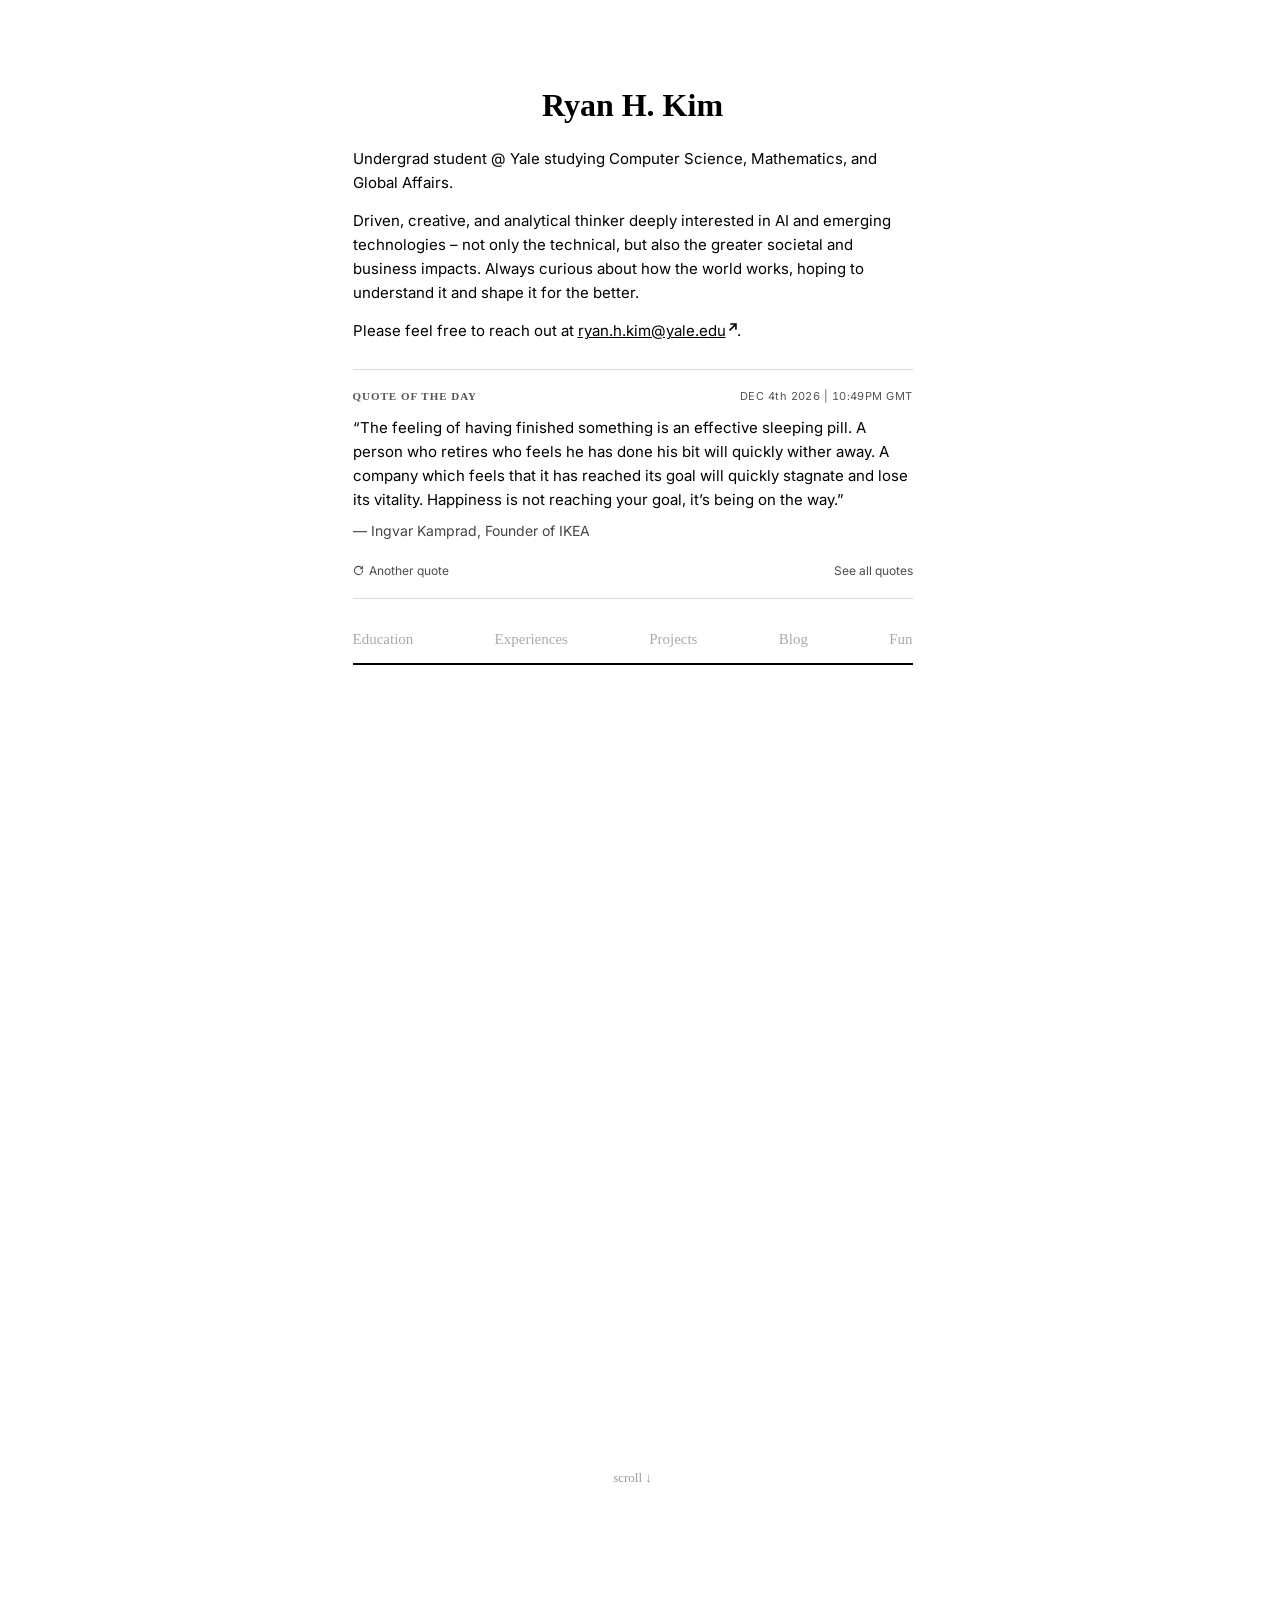
<file: index.html>
<!DOCTYPE html>
<html lang="en">
<head>
  <meta charset="UTF-8">
  <meta name="viewport" content="width=device-width, initial-scale=1.0">
  <title>Yale CS+Math (AI) & Global Affairs. Frontier agent and robotics safety benchmarking and societal impact.</title>
  <meta name="description" content="Ryan H. Kim — Yale CS+Math (AI) & Global Affairs. Frontier agent and robotics safety benchmarking and societal impact. Co-President of AttentionX, and co-author of Humanity's Last Exam (Nature) and Safetywashing (NeurIPS 2024).">
  <meta name="author" content="Ryan H. Kim">
  <meta name="keywords" content="Ryan H. Kim, Ryan Kim Yale, AttentionX, Humanity's Last Exam, Safetywashing, AI safety, AI research, KATUSA, Center for AI Safety, KAIST CLVR">
  <link rel="canonical" href="https://ryanhwangkim.com/">

  <!-- Open Graph -->
  <meta property="og:type" content="profile">
  <meta property="og:title" content="Ryan H. Kim">
  <meta property="og:description" content="Yale CS+Math (AI) & Global Affairs. Frontier agent and robotics safety benchmarking and societal impact.">
  <meta property="og:url" content="https://ryanhwangkim.com/">
  <meta property="og:image" content="https://ryanhwangkim.com/homepage.png">
  <meta property="profile:first_name" content="Ryan">
  <meta property="profile:last_name" content="Kim">

  <!-- Twitter Card -->
  <meta name="twitter:card" content="summary_large_image">
  <meta name="twitter:title" content="Ryan H. Kim">
  <meta name="twitter:description" content="Yale CS+Math (AI) & Global Affairs. Frontier agent and robotics safety benchmarking and societal impact.">
  <meta name="twitter:image" content="https://ryanhwangkim.com/homepage.png">

  <!-- JSON-LD structured data for search engines and LLMs -->
  <script type="application/ld+json">
  {
    "@context": "https://schema.org",
    "@type": "Person",
    "name": "Ryan H. Kim",
    "givenName": "Ryan",
    "familyName": "Kim",
    "url": "https://ryanhwangkim.com",
    "email": "ryan.h.kim@yale.edu",
    "description": "Yale undergraduate studying Computer Science, Mathematics, and Global Affairs. AI researcher, Co-President of AttentionX, and Military Police Sergeant with the US Eighth Army.",
    "jobTitle": ["Co-President, AttentionX", "Military Police Sergeant, US Eighth Army"],
    "alumniOf": [
      {
        "@type": "CollegeOrUniversity",
        "name": "Yale University",
        "url": "https://www.yale.edu"
      },
      {
        "@type": "EducationalOrganization",
        "name": "Choate Rosemary Hall",
        "url": "https://www.choate.edu"
      },
      {
        "@type": "EducationalOrganization",
        "name": "Dulwich College Seoul"
      }
    ],
    "worksFor": [
      {
        "@type": "Organization",
        "name": "AttentionX",
        "url": "https://www.attentionx.org"
      },
      {
        "@type": "Organization",
        "name": "United States Eighth Army"
      }
    ],
    "knowsAbout": [
      "Artificial Intelligence",
      "AI Safety",
      "Machine Learning",
      "Reinforcement Learning",
      "Computer Science",
      "Mathematics",
      "Global Affairs"
    ],
    "award": [
      "Army Commendation Medal",
      "Regeneron Science Talent Search Scholar (2023)",
      "Samsung HumanTech Silver Award (2021)"
    ],
    "subjectOf": [
      {
        "@type": "ScholarlyArticle",
        "name": "Humanity's Last Exam",
        "url": "https://www.nature.com/articles/s41586-025-09962-4",
        "publisher": "Nature"
      },
      {
        "@type": "ScholarlyArticle",
        "name": "Safetywashing: Do AI Safety Benchmarks Actually Measure Safety Progress?",
        "publisher": "NeurIPS 2024"
      }
    ],
    "sameAs": [
      "https://www.goodreads.com/user/show/90382592-ryan",
      "https://substack.com/@kairosiann"
    ]
  }
  </script>

  <link rel="preconnect" href="https://fonts.googleapis.com">
  <link rel="preconnect" href="https://fonts.gstatic.com" crossorigin>
  <link href="https://fonts.googleapis.com/css2?family=Inter:wght@400;700&display=swap" rel="stylesheet">
  <link rel="stylesheet" href="styles.css">
</head>
<body>
  <div class="container home">
    <div class="scrolly">
      <div class="stage">
        <header>
          <h1>Ryan H. Kim</h1>
          <p>Undergrad student @ Yale studying Computer Science, Mathematics, and Global Affairs.</p>
          <p>Driven, creative, and analytical thinker deeply interested in AI and emerging technologies &ndash; not only the technical, but also the greater societal and business impacts. Always curious about how the world works, hoping to understand it and shape it for the better.</p>
          <p>Please feel free to reach out at <a class="outbound-link" href="mailto:ryan.h.kim@yale.edu">ryan.h.kim@yale.edu</a>.</p>
          <!-- <p>My current primary pre-occupation is serving as a Military Police Officer (31B) with the US Eighth Army at USAG Humphreys. My other ongoing engagements are conducted in a part-time basis.</p> -->

          <!-- Quote of the day: filled in by quote-of-the-day.js from quotes.json; this one shows if that fails to load. -->
          <section class="quote" aria-label="Quote of the day">
            <div class="quote-head">
              <span class="quote-label">Quote of the day</span>
              <time class="quote-clock"></time>
            </div>
            <p class="quote-text">&ldquo;No great thing is created suddenly.&rdquo;</p>
            <p class="quote-source">&mdash; Epictetus, Discourses I.15</p>
            <div class="quote-actions">
              <button type="button" class="quote-action quote-shuffle" data-quote-shuffle hidden>
                <svg class="quote-shuffle-icon" width="11" height="11" viewBox="0 0 24 24" fill="none" stroke="currentColor" stroke-width="2.2" stroke-linecap="round" stroke-linejoin="round" aria-hidden="true"><path d="M21 12a9 9 0 1 1-9-9c2.52 0 4.93 1 6.74 2.74L21 8"/><path d="M21 3v5h-5"/></svg>
                Another quote
              </button>
              <a class="quote-action" href="#all-quotes" data-quotes-open>See all quotes</a>
            </div>
          </section>
        </header>

        <nav>
          <a href="#education" class="nav-tab active" data-tab="education">Education</a>
          <a href="#experiences" class="nav-tab" data-tab="experiences">Experiences</a>
          <a href="#projects" class="nav-tab" data-tab="projects">Projects</a>
          <a href="#blog" class="nav-tab" data-tab="blog">Blog</a>
          <a href="#fun" class="nav-tab" data-tab="fun">Fun</a>
          <a href="#chatbot" class="nav-tab nav-icon" data-tab="chatbot" hidden><img src="chatbot_icon.png" alt="Chatbot" class="chatbot-icon"></a>
        </nav>

        <hr>

        <main class="panel">
          <section class="tab-content visible" id="education">
            <div class="entry">
              <div class="entry-header">
                <span class="entry-title"><a href="#"><strong>Yale University*</strong></a></span>
                <span class="entry-date">Expected 2029</span>
              </div>
              <p class="entry-detail">B.S. Computer Science + Mathematics, B.A. Global Affairs</p>
              <p class="entry-detail entry-note">*On leave from Fall 2024 ~ Spring 2026, I will be a sophomore in Fall 2026.</p>
            </div>
            <div class="entry">
              <div class="entry-header">
                <span class="entry-title"><a href="#"><strong>Choate Rosemary Hall</strong></a></span>
                <span class="entry-date">09.19 ~ 05.23</span>
              </div>
              <p class="entry-detail">High School Diploma</p>
            </div>
            <div class="entry">
              <div class="entry-header">
                <span class="entry-title"><a href="#"><strong>Dulwich College Seoul</strong></a></span>
                <span class="entry-date">09.10 ~ 05.19</span>
              </div>
              <p class="entry-detail">Elementary, Middle School Diploma</p>
            </div>
          </section>

          <section class="tab-content" id="experiences">
            <!-- <div class="entry">
              <div class="entry-header">
                <span class="entry-title"><strong>Stealth</strong> <em>Founder</em></span>
                <span class="entry-date">04.26 ~</span>
              </div>
              <p class="entry-detail">building at the intersection of ai and humanity</p>
            </div> -->

            <div class="entry">
              <div class="entry-header">
                <span class="entry-title"><a href="#"><strong>AttentionX</strong></a> <em>Co-President</em></span>
                <span class="entry-date">01.25 ~ 06.26</span>
              </div>
              <p class="entry-detail">Korea's leading AI research group and startup accelerator.</p>
            </div>
            <div class="entry">
              <div class="entry-header">
                <span class="entry-title"><a href="#"><strong>United States Eighth Army</strong></a> <em>Military Police Sergeant</em></span>
                <span class="entry-date">10.24 ~ 04.26</span>
              </div>
              <p class="entry-detail">KATUSA MP (31B) with HHC, USAG-H.🏅Recipient of Army Commendation Medal.</p>
            </div>
            <div class="entry">
              <div class="entry-header">
                <span class="entry-title"><a href="#"><strong>KAIST CLVR Lab</strong></a> <em>Part-time Undergrad Research Intern</em></span>
                <span class="entry-date">12.24 ~ 03.25</span>
              </div>
              <p class="entry-detail">Reinforcement learning and robot learning research w. Prof. Joseph Lim.</p>
            </div>
            <div class="entry">
              <div class="entry-header">
                <span class="entry-title"><a href="#"><strong>Center for AI Safety</strong></a> <em>Research Engineer Intern</em></span>
                <span class="entry-date">05.24 ~ 07.24</span>
              </div>
              <p class="entry-detail">Co-authored Humanity's Last Exam (Nature) and Safetywashing (NeurIPS 2024).</p>
            </div>
            <div class="entry">
              <div class="entry-header">
                <span class="entry-title"><a href="#"><strong>Google &amp; Canvas8</strong></a> <em>Global Youth Advisor</em></span>
                <span class="entry-date">02.24 ~</span>
              </div>
              <p class="entry-detail">Pre-release beta testing and ideation with teams for AI-powered products.</p>
            </div>

            <h3 class="subsection-title">Publications</h3>
            <div class="entry">
              <div class="entry-header">
                <span class="entry-title"><a class="outbound-link" href="https://www.nature.com/articles/s41586-025-09962-4"><strong>Humanity's Last Exam</strong></a></span>
                <span class="entry-date">2026</span>
              </div>
              <p class="entry-detail"><em>Nature</em> | Long Phan, Alice Gatti, Ziwei Han, ... <em>Ryan H. Kim,</em> ... et al.</p>
            </div>
            <div class="entry">
              <div class="entry-header">
                <span class="entry-title"><a class="outbound-link" href="https://proceedings.neurips.cc/paper_files/paper/2024/hash/7ebcdd0de471c027e67a11959c666d74-Abstract-Datasets_and_Benchmarks_Track.html"><strong>Safetywashing: Do AI Safety Benchmarks Actually Measu...</strong></a></span>
                <span class="entry-date">2024</span>
              </div>
              <p class="entry-detail"><em>NeurIPS 2024</em> | Richard Ren, Steven Basart, ... <em>Ryan H. Kim,</em> ... et al.</p>
            </div>
          </section>

          <section class="tab-content" id="projects">
            <div class="entry">
              <div class="entry-header">
                <span class="entry-title"><a href="#"><strong>Ongoing projects</strong></a></span>
                <span class="entry-date">04.26 ~ </span>
              </div>
              <p class="entry-detail"><i>"no great thing is created suddenly"</i> - epictetus</p>
            </div>
    		<!-- <div class="entry">
              <div class="entry-header">
                <span class="entry-title"><strong>Charis</strong></a></span>
                <span class="entry-date">05.26 ~ </span>
              </div>
              <p class="entry-detail">Coming soon.</p>
            </div>
    		<div class="entry">
              <div class="entry-header">
                <span class="entry-title"><a class="outbound-link" href="athenaeum.ryanhwangkim.com"><strong>Athenaeum</strong></a></span>
                <span class="entry-date">06.26 ~ </span>
              </div>
              <p class="entry-detail">A walkable library of the inputs I choose to shape my mind.</p>
            </div> -->
    		<div class="entry">
              <div class="entry-header">
                <span class="entry-title"><a href="#"><strong>Alfred Lawbot</strong></a></span>
                <span class="entry-date">05.24 ~ 07.24 </span>
              </div>
    		  <p class="entry-detail">Generative AI chatbot for legal document analysis w. Yale Law School.</p>
            </div>
    		<div class="entry">
              <div class="entry-header">
                <span class="entry-title"><a href="#"><strong>State of Wealth (Citadel Invitational Datathon)</strong></a></span>
                <span class="entry-date">04.24 ~ 04.24</span>
              </div>
    		  <p class="entry-detail">Modeled how oil prices and production affect state income growth.</p>
            </div>
            <div class="entry">
              <div class="entry-header">
                <span class="entry-title"><a href="#"><strong>Novel Traffic Control AIoT System</strong></a></span>
                <span class="entry-date">07.21 ~ 02.22</span>
              </div>
              <p class="entry-detail">AIoT system using deep learning for real-time traffic optimization. <br> 🏅 Awarded Regeneron STS Scholar in 2023.</p>
            </div>
            <div class="entry">
              <div class="entry-header">
                <span class="entry-title"><a href="#"><strong>Covid-19 Robot</strong></a></span>
                <span class="entry-date">06.20 ~ 02.21</span>
              </div>
              <p class="entry-detail">Autonomous mobile robot w. manipulator, chatbot, and temperature scanner. <br> 🏅 Awarded Samsung HumanTech (&#49340;&#49457;&#55092;&#47676;&#53580;&#53356; &#45436;&#47928;&#45824;&#49345;) Silver Award in 2021.</p>
            </div>
          </section>

          <section class="tab-content" id="blog">
            <p class="section-intro">A potpourri of thoughts about culture, AI, college, dreams, and the future.</p>
            <div class="entry">
              <div class="entry-header">
                <span class="entry-title"><a class="outbound-link" href="https://substack.com/home/post/p-191660809"><strong>The Era of Human Experience</strong></a></span>
                <span class="entry-date">03.26</span>
              </div>
              <p class="entry-detail">Brief thoughts on the impact of AGI on the future human experience.</p>
            </div>
            <div class="entry">
              <div class="entry-header">
                <span class="entry-title"><a class="outbound-link" href="https://substack.com/@kairosiann/p-164210712"><strong>print("Hello world")</strong></a></span>
                <span class="entry-date">05.25</span>
              </div>
              <p class="entry-detail"></p>
            </div>
          </section>

          <section class="tab-content" id="fun">
            <div class="entry">
              <div class="entry-header">
                <span class="entry-title"><a class="internal-link" href="/bookshelf/"><strong>Bookshelf</strong></a></span>
              </div>
              <p class="entry-detail">The books that shaped how I think, shelved by subject. Feel free to send me recs!</p>
            </div>
            <div class="entry">
              <div class="entry-header">
                <span class="entry-title"><a href="#"><strong>Sports</strong></a></span>
              </div>
              <p class="entry-detail">Avid runner, golfer, skier, and squash player. Occasional soccer player and gym rat.</p>
            </div>
            <div class="entry">
              <div class="entry-header">
                <span class="entry-title"><a href="#"><strong>Music</strong></a></span>
              </div>
              <p class="entry-detail">In a previous life, I played the cello at the Kennedy Center in Washington DC.</p>
            </div>
            <div class="entry">
              <div class="entry-header">
                <span class="entry-title"><a href="#"><strong>Volunteer Work</strong></a></span>
              </div>
              <p class="entry-detail">I plan alumni socials for Choate Rosemary Hall and Dulwich International in Seoul.</p>
            </div>
          </section>

          <section class="tab-content" id="chatbot">
            <!-- <p><strong>&lt;Add some chat interface down here/&gt;</strong></p>
            <p class="entry-detail">A snapshot of what I'm currently reading. Feel free to send me recs!</p> -->
          </section>
        </main>

        <p class="scroll-cue" aria-hidden="true">scroll <span>&darr;</span></p>
      </div>
    </div>
  </div>

  <!-- All quotes: a side drawer opened by "See all quotes" (and /#all-quotes); quotes-drawer.js fills the list. -->
  <dialog class="quotes-drawer" id="all-quotes" aria-labelledby="quotes-drawer-title">
    <div class="quotes-drawer-inner">
      <div class="quotes-drawer-head">
        <h2 id="quotes-drawer-title">All quotes <span class="quotes-drawer-count"></span></h2>
        <button type="button" class="quotes-drawer-close" data-quotes-close aria-label="Close">
          <svg width="14" height="14" viewBox="0 0 24 24" fill="none" stroke="currentColor" stroke-width="2" stroke-linecap="round" aria-hidden="true"><path d="M18 6 6 18"/><path d="m6 6 12 12"/></svg>
        </button>
      </div>
      <ol class="quotes-drawer-list" role="list"></ol>
    </div>
  </dialog>

  <script src="quote-of-the-day.js"></script>
  <script src="quotes-drawer.js"></script>
  <script src="script.js"></script>
</body>
</html>
</file>
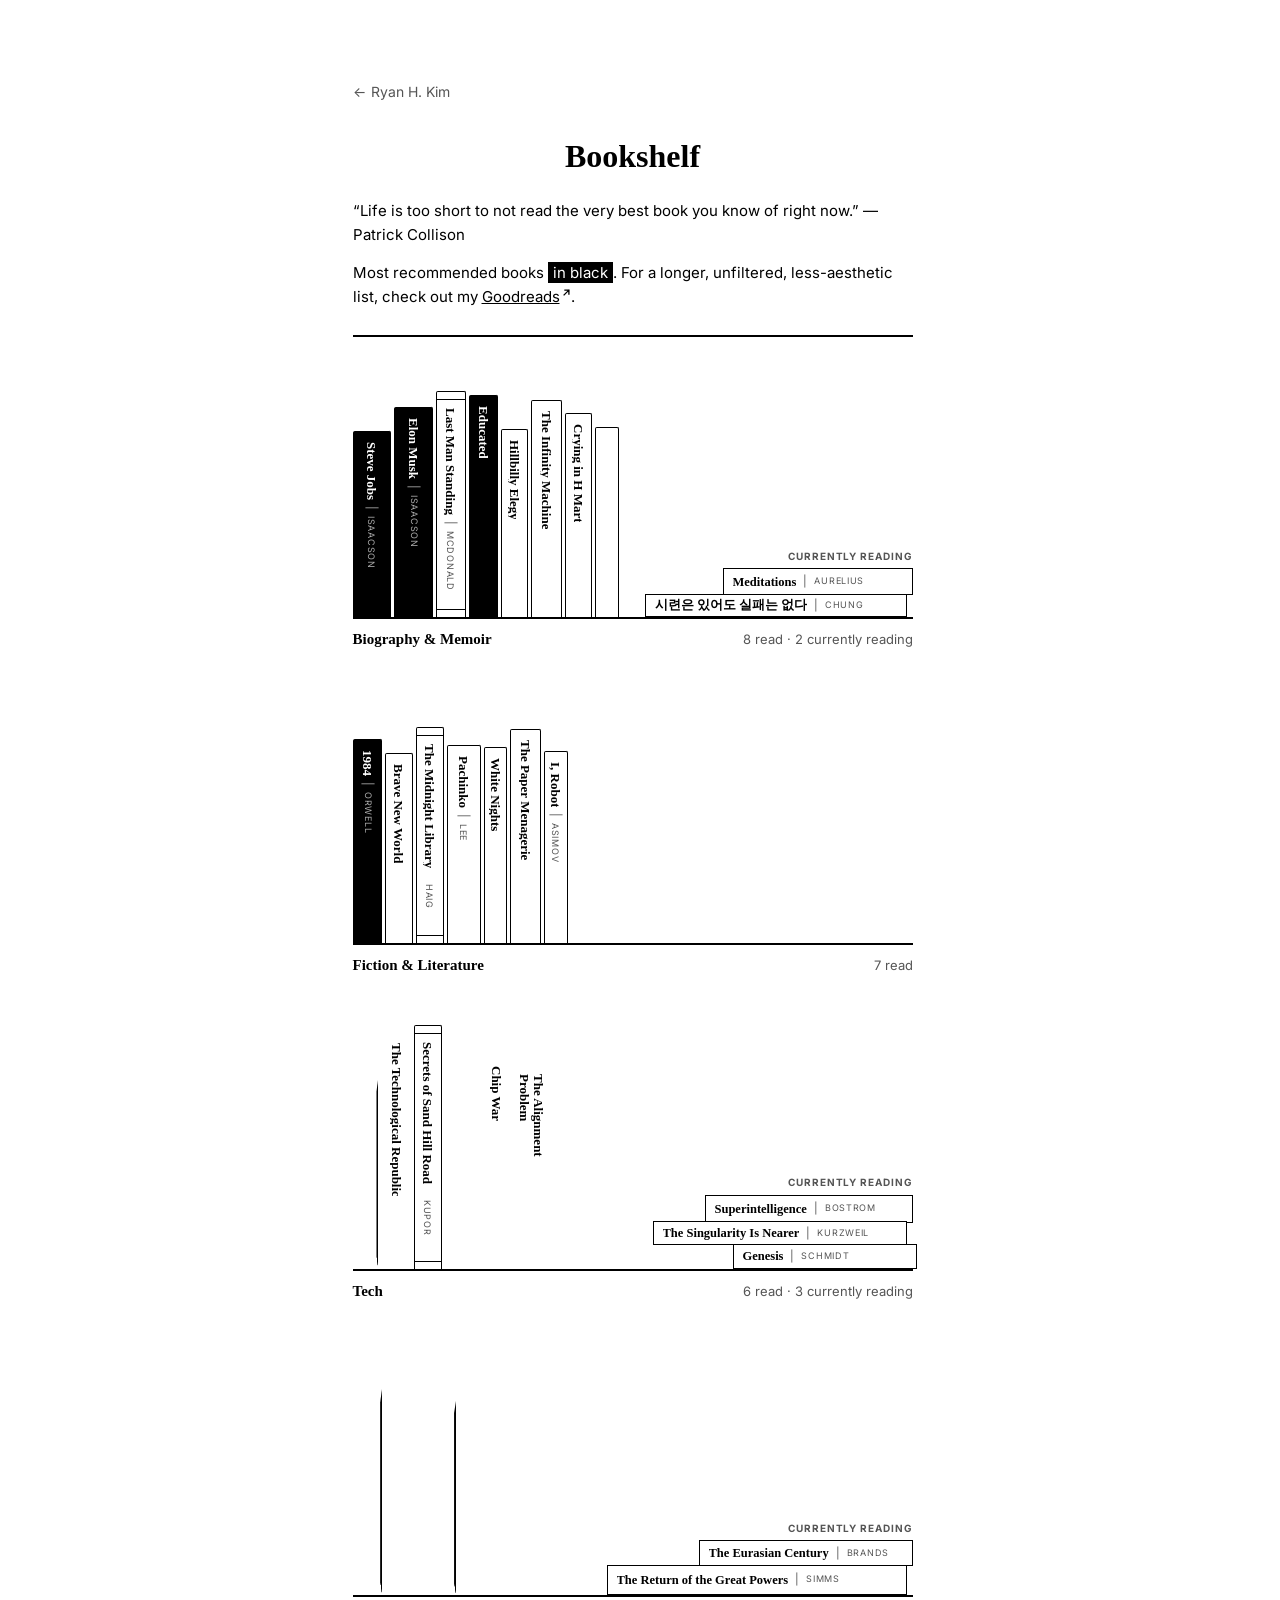
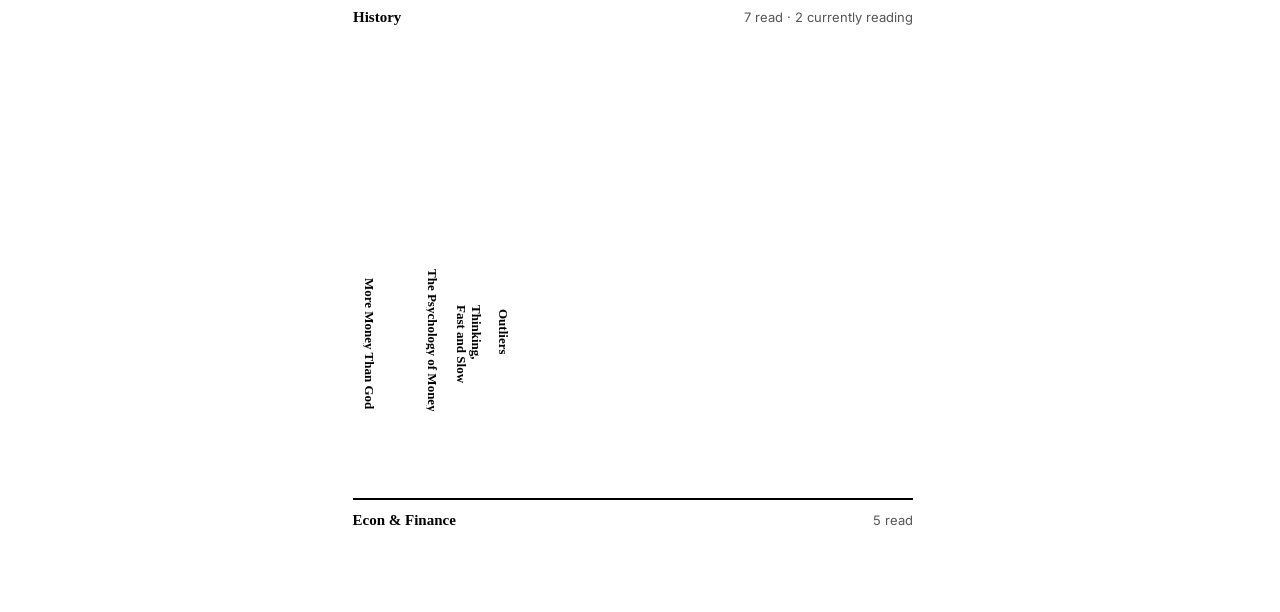
<file: bookshelf/index.html>
<!DOCTYPE html>
<html lang="en">
<head>
  <meta charset="UTF-8">
  <meta name="viewport" content="width=device-width, initial-scale=1.0">
  <title>Bookshelf — Ryan H. Kim</title>
  <meta name="description" content="Ryan H. Kim's bookshelf: the fiction, biographies, economics and finance, history, and technology books that shaped how he thinks.">
  <meta name="author" content="Ryan H. Kim">
  <link rel="canonical" href="https://ryanhwangkim.com/bookshelf/">

  <meta property="og:type" content="website">
  <meta property="og:title" content="Bookshelf — Ryan H. Kim">
  <meta property="og:description" content="The books that shaped how I think.">
  <meta property="og:url" content="https://ryanhwangkim.com/bookshelf/">

  <link rel="preconnect" href="https://fonts.googleapis.com">
  <link rel="preconnect" href="https://fonts.gstatic.com" crossorigin>
  <link href="https://fonts.googleapis.com/css2?family=Inter:wght@400;700&display=swap" rel="stylesheet">
  <link rel="stylesheet" href="/styles.css">
  <link rel="stylesheet" href="/pages.css">
  <link rel="stylesheet" href="/bookshelf/bookshelf.css">
</head>
<body>
  <div class="container">
    <a class="back-link" href="/"><span aria-hidden="true">&larr;</span> Ryan H. Kim</a>

    <header class="page-intro">
      <h1>Bookshelf</h1>
      <p>&ldquo;Life is too short to not read the very best book you know of right now.&rdquo; &mdash; Patrick Collison</p>
      <p>Most recommended books <span class="ink-key">in black</span>. For a longer, unfiltered, less-aesthetic list, check out my <a class="outbound-link" href="https://www.goodreads.com/user/show/90382592-ryan">Goodreads</a>.</p>
    </header>

    <hr>

    <main>
      <!-- To add a book: copy a spine <li> onto a shelf. Books I'm reading go in the shelf's "Currently reading" stack as flat <a class="flat"> books.
           data-tag is the book's category, shown as a #tag on its cover when it's opened.
           --w is a spine's thickness, --h its height; --t is a flat book's thickness; a stack's --pile is its widest book.
           A shelf whose books don't fit across pins in place and slides them sideways as you scroll. -->

      <section class="shelf" id="biography-memoir" aria-labelledby="biography-memoir-name">
        <div class="shelf-pin">
          <div class="shelf-row">
            <div class="shelf-scroll">
              <ul class="shelf-books">
                <li><a class="spine spine--ink" style="--w: 38px; --h: 186px" href="https://www.goodreads.com/search?q=Steve+Jobs+Walter+Isaacson" data-tag="biography" data-caption="Steve Jobs · Walter Isaacson"><span class="spine-title">Steve Jobs</span><span class="spine-sep" aria-hidden="true">|</span><span class="spine-author">Isaacson</span></a></li>
                <li><a class="spine spine--ink" style="--w: 39px; --h: 210px" href="https://www.goodreads.com/search?q=Elon+Musk+Walter+Isaacson" data-tag="biography" data-caption="Elon Musk · Walter Isaacson"><span class="spine-title">Elon Musk</span><span class="spine-sep" aria-hidden="true">|</span><span class="spine-author">Isaacson</span></a></li>
                <li><a class="spine spine--band" style="--w: 30px; --h: 226px" href="https://www.goodreads.com/search?q=Last+Man+Standing+Jamie+Dimon+Duff+McDonald" data-tag="biography" data-caption="Last Man Standing · Duff McDonald, on Jamie Dimon"><span class="spine-title">Last Man Standing</span><span class="spine-sep" aria-hidden="true">|</span><span class="spine-author">McDonald</span></a></li>
                <li><a class="spine spine--ink" style="--w: 29px; --h: 222px" href="https://www.goodreads.com/search?q=Educated+Tara+Westover" data-tag="biography" data-caption="Educated · Tara Westover"><span class="spine-title">Educated</span><span class="spine-sep" aria-hidden="true">|</span><span class="spine-author">Westover</span></a></li>
                <li><a class="spine" style="--w: 27px; --h: 188px" href="https://www.goodreads.com/search?q=Hillbilly+Elegy+J.D.+Vance" data-tag="biography" data-caption="Hillbilly Elegy · J.D. Vance"><span class="spine-title">Hillbilly Elegy</span><span class="spine-sep" aria-hidden="true">|</span><span class="spine-author">Vance</span></a></li>
                <li><a class="spine" style="--w: 31px; --h: 217px" href="https://www.goodreads.com/search?q=The+Infinity+Machine+Sebastian+Mallaby" data-tag="biography" data-caption="The Infinity Machine · Sebastian Mallaby"><span class="spine-title">The Infinity Machine</span><span class="spine-sep" aria-hidden="true">|</span><span class="spine-author">Mallaby</span></a></li>
                <li><a class="spine" style="--w: 27px; --h: 204px" href="https://www.goodreads.com/book/show/54814676" data-tag="biography" data-caption="Crying in H Mart · Michelle Zauner"><span class="spine-title">Crying in H Mart</span><span class="spine-sep" aria-hidden="true">|</span><span class="spine-author">Zauner</span></a></li>
                <li><a class="spine" style="--w: 24px; --h: 190px" href="https://www.goodreads.com/search?q=The+Prince+Niccol%C3%B2+Machiavelli" data-tag="biography" data-caption="The Prince · Niccolò Machiavelli"><span class="spine-title">The Prince</span><span class="spine-sep" aria-hidden="true">|</span><span class="spine-author">Machiavelli</span></a></li>
              </ul>
            </div>
            <div class="stack" style="--pile: 262px">
              <span class="stack-label">Currently reading</span>
              <a class="flat" style="--w: 190px; --t: 27px; --x: 0px" href="https://www.goodreads.com/book/show/30659" data-tag="biography" data-caption="Meditations · Marcus Aurelius"><span class="flat-title">Meditations</span><span class="flat-sep" aria-hidden="true">|</span><span class="flat-author">Aurelius</span></a>
              <a class="flat" style="--w: 262px; --t: 23px; --x: 6px" href="https://www.goodreads.com/book/show/7696236" data-tag="biography" data-caption="시련은 있어도 실패는 없다 · Chung Ju-yung"><span class="flat-title" lang="ko">시련은 있어도 실패는 없다</span><span class="flat-sep" aria-hidden="true">|</span><span class="flat-author">Chung</span></a>
            </div>
          </div>
          <div class="shelf-label">
            <h2 class="shelf-name" id="biography-memoir-name">Biography &amp; Memoir</h2>
            <p class="shelf-note"></p>
          </div>
        </div>
      </section>

      <section class="shelf" id="fiction" aria-labelledby="fiction-name">
        <div class="shelf-pin">
          <div class="shelf-row">
            <div class="shelf-scroll">
              <ul class="shelf-books">
                <li><a class="spine spine--ink" style="--w: 29px; --h: 204px" href="https://www.goodreads.com/search?q=1984+George+Orwell" data-tag="fiction" data-caption="1984 · George Orwell"><span class="spine-title">1984</span><span class="spine-sep" aria-hidden="true">|</span><span class="spine-author">Orwell</span></a></li>
                <li><a class="spine" style="--w: 28px; --h: 190px" href="https://www.goodreads.com/search?q=Brave+New+World+Aldous+Huxley" data-tag="fiction" data-caption="Brave New World · Aldous Huxley"><span class="spine-title">Brave New World</span><span class="spine-sep" aria-hidden="true">|</span><span class="spine-author">Huxley</span></a></li>
                <li><a class="spine spine--band" style="--w: 28px; --h: 216px" href="https://www.goodreads.com/search?q=The+Midnight+Library+Matt+Haig" data-tag="fiction" data-caption="The Midnight Library · Matt Haig"><span class="spine-title">The Midnight Library</span><span class="spine-sep" aria-hidden="true">|</span><span class="spine-author">Haig</span></a></li>
                <li><a class="spine" style="--w: 34px; --h: 198px" href="https://www.goodreads.com/search?q=Pachinko+Min+Jin+Lee" data-tag="fiction" data-caption="Pachinko · Min Jin Lee"><span class="spine-title">Pachinko</span><span class="spine-sep" aria-hidden="true">|</span><span class="spine-author">Lee</span></a></li>
                <li><a class="spine" style="--w: 23px; --h: 196px" href="https://www.goodreads.com/book/show/1772910" data-tag="fiction" data-caption="White Nights · Fyodor Dostoevsky"><span class="spine-title">White Nights</span><span class="spine-sep" aria-hidden="true">|</span><span class="spine-author">Dostoevsky</span></a></li>
                <li><a class="spine" style="--w: 31px; --h: 214px" href="https://www.goodreads.com/book/show/24885533" data-tag="fiction" data-caption="The Paper Menagerie and Other Stories · Ken Liu"><span class="spine-title">The Paper Menagerie</span><span class="spine-sep" aria-hidden="true">|</span><span class="spine-author">Liu</span></a></li>
                <li><a class="spine" style="--w: 24px; --h: 192px" href="https://www.goodreads.com/book/show/41804" data-tag="fiction" data-caption="I, Robot · Isaac Asimov"><span class="spine-title">I, Robot</span><span class="spine-sep" aria-hidden="true">|</span><span class="spine-author">Asimov</span></a></li>
              </ul>
            </div>
          </div>
          <div class="shelf-label">
            <h2 class="shelf-name" id="fiction-name">Fiction &amp; Literature</h2>
            <p class="shelf-note"></p>
          </div>
        </div>
      </section>

      <section class="shelf" id="tech" aria-labelledby="tech-name">
        <div class="shelf-pin">
          <div class="shelf-row">
            <div class="shelf-scroll">
              <ul class="shelf-books">
                <li><a class="spine spine--ink" style="--w: 26px; --h: 188px" href="https://www.goodreads.com/search?q=Zero+to+One+Peter+Thiel" data-tag="tech" data-caption="Zero to One · Peter Thiel"><span class="spine-title">Zero to One</span><span class="spine-sep" aria-hidden="true">|</span><span class="spine-author">Thiel</span></a></li>
                <li><a class="spine" style="--w: 29px; --h: 237px" href="https://www.goodreads.com/search?q=The+Technological+Republic+Alexander+Karp" data-tag="tech" data-caption="The Technological Republic · Alexander C. Karp &amp; Nicholas W. Zamiska"><span class="spine-title">The Technological Republic</span><span class="spine-sep" aria-hidden="true">|</span><span class="spine-author">Karp</span></a></li>
                <li><a class="spine spine--band" style="--w: 28px; --h: 244px" href="https://www.goodreads.com/search?q=Secrets+of+Sand+Hill+Road+Scott+Kupor" data-tag="tech" data-caption="Secrets of Sand Hill Road · Scott Kupor"><span class="spine-title">Secrets of Sand Hill Road</span><span class="spine-sep" aria-hidden="true">|</span><span class="spine-author">Kupor</span></a></li>
                <li><a class="spine" style="--w: 32px; --h: 222px" href="https://www.goodreads.com/book/show/218319936" data-tag="tech" data-caption="The Nvidia Way · Tae Kim"><span class="spine-title">The Nvidia Way</span><span class="spine-sep" aria-hidden="true">|</span><span class="spine-author">Kim</span></a></li>
                <li><a class="spine" style="--w: 33px; --h: 214px" href="https://www.goodreads.com/book/show/60321447" data-tag="tech" data-caption="Chip War · Chris Miller"><span class="spine-title">Chip War</span><span class="spine-sep" aria-hidden="true">|</span><span class="spine-author">Miller</span></a></li>
                <li><a class="spine spine--wrap" style="--w: 31px; --h: 206px" href="https://www.goodreads.com/book/show/50489349" data-tag="tech" data-caption="The Alignment Problem · Brian Christian"><span class="spine-title">The Alignment Problem</span><span class="spine-sep" aria-hidden="true">|</span><span class="spine-author">Christian</span></a></li>
              </ul>
            </div>
            <div class="stack" style="--pile: 254px">
              <span class="stack-label">Currently reading</span>
              <a class="flat" style="--w: 208px; --t: 28px; --x: 0px" href="https://www.goodreads.com/book/show/20527133" data-tag="tech" data-caption="Superintelligence · Nick Bostrom"><span class="flat-title">Superintelligence</span><span class="flat-sep" aria-hidden="true">|</span><span class="flat-author">Bostrom</span></a>
              <a class="flat" style="--w: 254px; --t: 24px; --x: 6px" href="https://www.goodreads.com/book/show/45024007" data-tag="tech" data-caption="The Singularity Is Nearer · Ray Kurzweil"><span class="flat-title">The Singularity Is Nearer</span><span class="flat-sep" aria-hidden="true">|</span><span class="flat-author">Kurzweil</span></a>
              <a class="flat" style="--w: 184px; --t: 25px; --x: -4px" href="https://www.goodreads.com/book/show/205397633" data-tag="tech" data-caption="Genesis · Eric Schmidt, Henry Kissinger &amp; Craig Mundie"><span class="flat-title">Genesis</span><span class="flat-sep" aria-hidden="true">|</span><span class="flat-author">Schmidt</span></a>
            </div>
          </div>
          <div class="shelf-label">
            <h2 class="shelf-name" id="tech-name">Tech</h2>
            <p class="shelf-note"></p>
          </div>
        </div>
      </section>

      <section class="shelf" id="history" aria-labelledby="history-name">
        <div class="shelf-pin">
          <div class="shelf-row">
            <div class="shelf-scroll">
              <ul class="shelf-books">
                <li><a class="spine spine--ink" style="--w: 30px; --h: 206px" href="https://www.goodreads.com/search?q=On+Grand+Strategy+John+Lewis+Gaddis" data-tag="history" data-caption="On Grand Strategy · John Lewis Gaddis"><span class="spine-title">On Grand Strategy</span><span class="spine-sep" aria-hidden="true">|</span><span class="spine-author">Gaddis</span></a></li>
                <li><a class="spine" style="--w: 35px; --h: 210px" href="https://www.goodreads.com/search?q=Leadership+Six+Studies+in+World+Strategy+Henry+Kissinger" data-tag="history" data-caption="Leadership: Six Studies in World Strategy · Henry Kissinger"><span class="spine-title">Leadership</span><span class="spine-sep" aria-hidden="true">|</span><span class="spine-author">Kissinger</span></a></li>
                <li><a class="spine spine--ink" style="--w: 33px; --h: 194px" href="https://www.goodreads.com/search?q=Sapiens+Yuval+Noah+Harari" data-tag="history" data-caption="Sapiens · Yuval Noah Harari"><span class="spine-title">Sapiens</span><span class="spine-sep" aria-hidden="true">|</span><span class="spine-author">Harari</span></a></li>
                <li><a class="spine" style="--w: 33px; --h: 208px" href="https://www.goodreads.com/book/show/204927599" data-tag="history" data-caption="Nexus · Yuval Noah Harari"><span class="spine-title">Nexus</span><span class="spine-sep" aria-hidden="true">|</span><span class="spine-author">Harari</span></a></li>
                <li><a class="spine" style="--w: 34px; --h: 234px" href="https://www.goodreads.com/search?q=Guns+Germs+and+Steel+Jared+Diamond" data-tag="history" data-caption="Guns, Germs, and Steel · Jared Diamond"><span class="spine-title">Guns, Germs, and Steel</span><span class="spine-sep" aria-hidden="true">|</span><span class="spine-author">Diamond</span></a></li>
                <li><a class="spine spine--wrap" style="--w: 40px; --h: 214px" href="https://www.goodreads.com/book/show/9704856" data-tag="history" data-caption="The Origins of Political Order · Francis Fukuyama"><span class="spine-title">The Origins of Political Order</span><span class="spine-sep" aria-hidden="true">|</span><span class="spine-author">Fukuyama</span></a></li>
                <li><a class="spine spine--wrap" style="--w: 42px; --h: 236px" href="https://www.goodreads.com/book/show/20575435" data-tag="history" data-caption="Political Order and Political Decay · Francis Fukuyama"><span class="spine-title">Political Order and Political Decay</span><span class="spine-sep" aria-hidden="true">|</span><span class="spine-author">Fukuyama</span></a></li>
              </ul>
            </div>
            <div class="stack" style="--pile: 300px">
              <span class="stack-label">Currently reading</span>
              <a class="flat" style="--w: 214px; --t: 26px; --x: 0px" href="https://www.goodreads.com/book/show/213395459" data-tag="history" data-caption="The Eurasian Century · Hal Brands"><span class="flat-title">The Eurasian Century</span><span class="flat-sep" aria-hidden="true">|</span><span class="flat-author">Brands</span></a>
              <a class="flat" style="--w: 300px; --t: 30px; --x: 6px" href="https://www.goodreads.com/book/show/242553456" data-tag="history" data-caption="The Return of the Great Powers · Brendan Simms"><span class="flat-title">The Return of the Great Powers</span><span class="flat-sep" aria-hidden="true">|</span><span class="flat-author">Simms</span></a>
            </div>
          </div>
          <div class="shelf-label">
            <h2 class="shelf-name" id="history-name">History</h2>
            <p class="shelf-note"></p>
          </div>
        </div>
      </section>

      <section class="shelf" id="econ-finance" aria-labelledby="econ-finance-name">
        <div class="shelf-pin">
          <div class="shelf-row">
            <div class="shelf-scroll">
              <ul class="shelf-books">
                <li><a class="spine" style="--w: 33px; --h: 231px" href="https://www.goodreads.com/search?q=More+Money+Than+God+Sebastian+Mallaby" data-tag="finance" data-caption="More Money Than God · Sebastian Mallaby"><span class="spine-title">More Money Than God</span><span class="spine-sep" aria-hidden="true">|</span><span class="spine-author">Mallaby</span></a></li>
                <li><a class="spine" style="--w: 28px; --h: 214px" href="https://www.goodreads.com/search?q=One+Up+on+Wall+Street+Peter+Lynch" data-tag="finance" data-caption="One Up on Wall Street · Peter Lynch"><span class="spine-title">One Up on Wall Street</span><span class="spine-sep" aria-hidden="true">|</span><span class="spine-author">Lynch</span></a></li>
                <li><a class="spine" style="--w: 26px; --h: 240px" href="https://www.goodreads.com/book/show/41881472" data-tag="finance" data-caption="The Psychology of Money · Morgan Housel"><span class="spine-title">The Psychology of Money</span><span class="spine-sep" aria-hidden="true">|</span><span class="spine-author">Housel</span></a></li>
                <li><a class="spine spine--wrap" style="--w: 38px; --h: 204px" href="https://www.goodreads.com/book/show/11468377" data-tag="finance" data-caption="Thinking, Fast and Slow · Daniel Kahneman"><span class="spine-title">Thinking, Fast and Slow</span><span class="spine-sep" aria-hidden="true">|</span><span class="spine-author">Kahneman</span></a></li>
                <li><a class="spine" style="--w: 27px; --h: 200px" href="https://www.goodreads.com/book/show/3228917" data-tag="finance" data-caption="Outliers · Malcolm Gladwell"><span class="spine-title">Outliers</span><span class="spine-sep" aria-hidden="true">|</span><span class="spine-author">Gladwell</span></a></li>
              </ul>
            </div>
          </div>
          <div class="shelf-label">
            <h2 class="shelf-name" id="econ-finance-name">Econ &amp; Finance</h2>
            <p class="shelf-note"></p>
          </div>
        </div>
      </section>
    </main>
  </div>

  <script src="/bookshelf/bookshelf.js"></script>
</body>
</html>
</file>
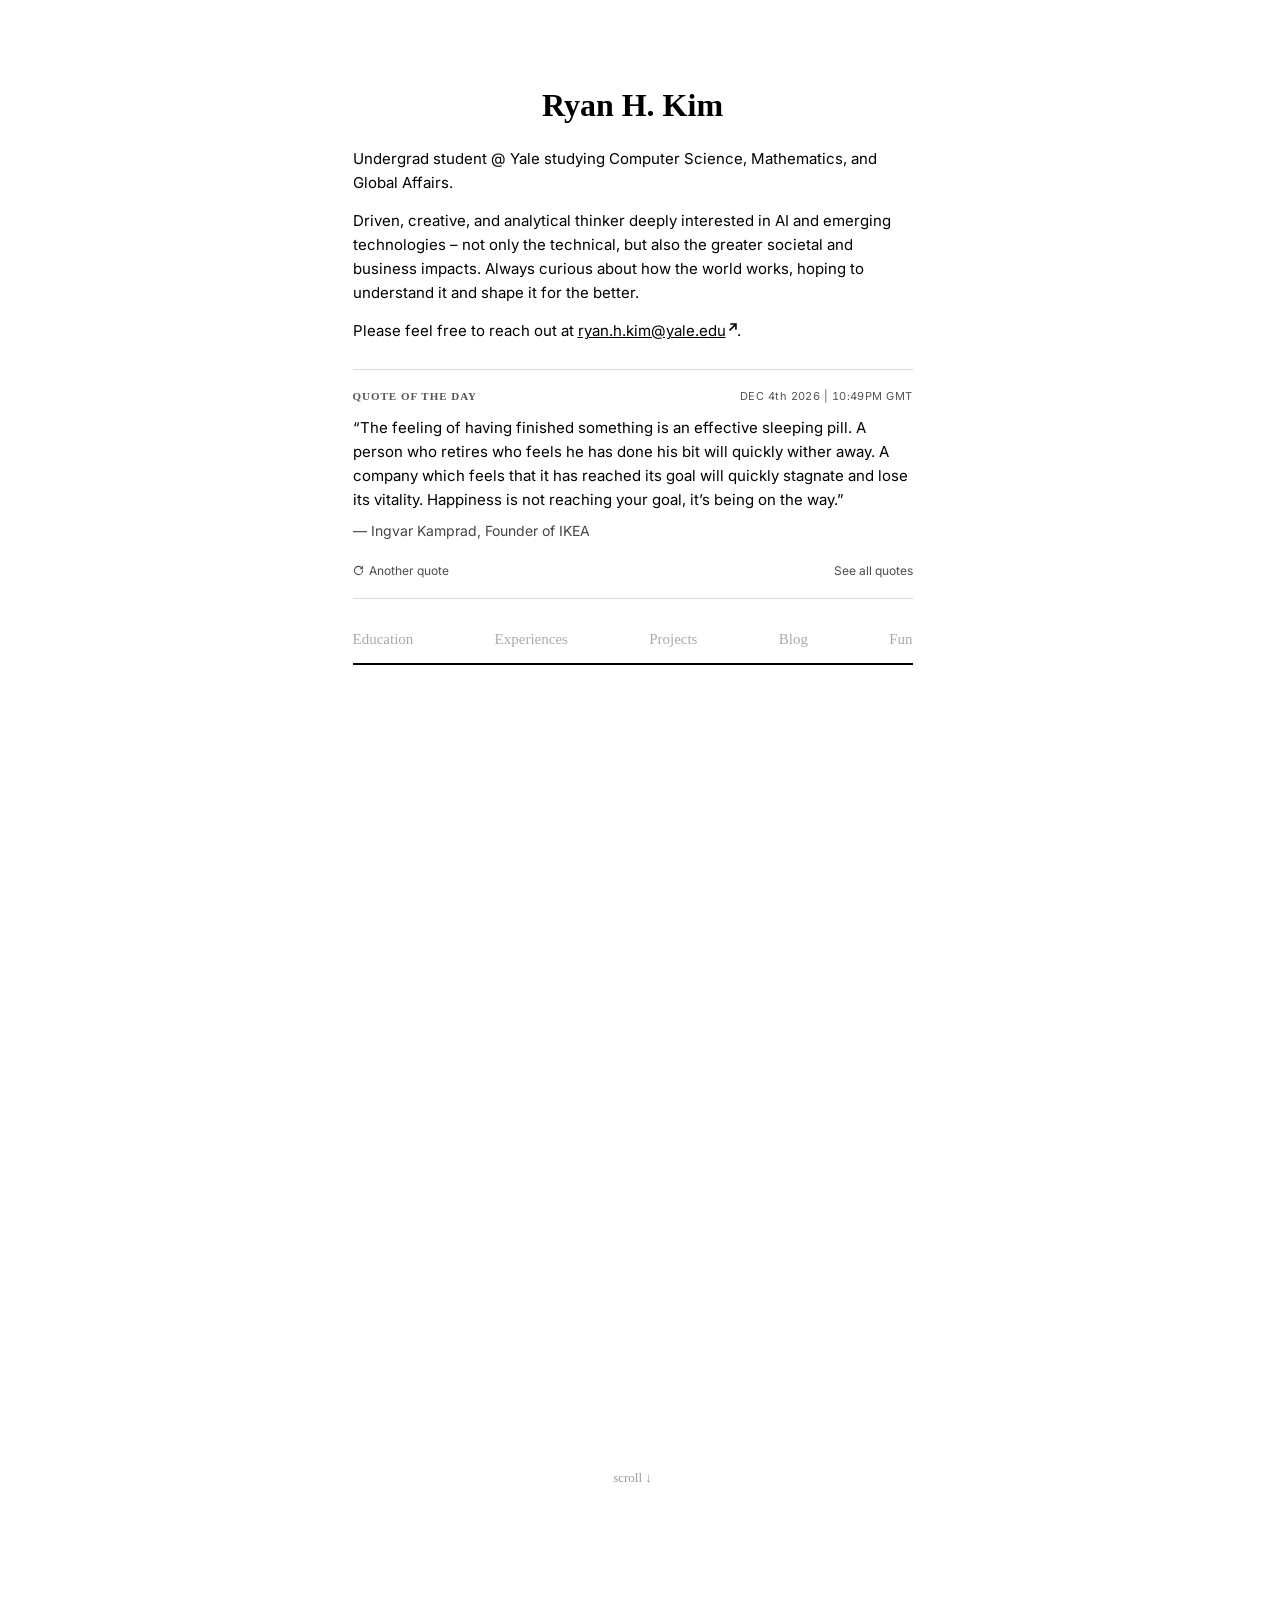
<file: public/index.html>
<!DOCTYPE html>
<html lang="en">
<head>
  <meta charset="UTF-8">
  <meta name="viewport" content="width=device-width, initial-scale=1.0">
  <title>Yale CS+Math (AI) & Global Affairs. Frontier agent and robotics safety benchmarking and societal impact.</title>
  <meta name="description" content="Ryan H. Kim — Yale CS+Math (AI) & Global Affairs. Frontier agent and robotics safety benchmarking and societal impact. Co-President of AttentionX, and co-author of Humanity's Last Exam (Nature) and Safetywashing (NeurIPS 2024).">
  <meta name="author" content="Ryan H. Kim">
  <meta name="keywords" content="Ryan H. Kim, Ryan Kim Yale, AttentionX, Humanity's Last Exam, Safetywashing, AI safety, AI research, KATUSA, Center for AI Safety, KAIST CLVR">
  <link rel="canonical" href="https://ryanhwangkim.com/">

  <!-- Open Graph -->
  <meta property="og:type" content="profile">
  <meta property="og:title" content="Ryan H. Kim">
  <meta property="og:description" content="Yale CS+Math (AI) & Global Affairs. Frontier agent and robotics safety benchmarking and societal impact.">
  <meta property="og:url" content="https://ryanhwangkim.com/">
  <meta property="og:image" content="https://ryanhwangkim.com/homepage.png">
  <meta property="profile:first_name" content="Ryan">
  <meta property="profile:last_name" content="Kim">

  <!-- Twitter Card -->
  <meta name="twitter:card" content="summary_large_image">
  <meta name="twitter:title" content="Ryan H. Kim">
  <meta name="twitter:description" content="Yale CS+Math (AI) & Global Affairs. Frontier agent and robotics safety benchmarking and societal impact.">
  <meta name="twitter:image" content="https://ryanhwangkim.com/homepage.png">

  <!-- JSON-LD structured data for search engines and LLMs -->
  <script type="application/ld+json">
  {
    "@context": "https://schema.org",
    "@type": "Person",
    "name": "Ryan H. Kim",
    "givenName": "Ryan",
    "familyName": "Kim",
    "url": "https://ryanhwangkim.com",
    "email": "ryan.h.kim@yale.edu",
    "description": "Yale undergraduate studying Computer Science, Mathematics, and Global Affairs. AI researcher, Co-President of AttentionX, and Military Police Sergeant with the US Eighth Army.",
    "jobTitle": ["Co-President, AttentionX", "Military Police Sergeant, US Eighth Army"],
    "alumniOf": [
      {
        "@type": "CollegeOrUniversity",
        "name": "Yale University",
        "url": "https://www.yale.edu"
      },
      {
        "@type": "EducationalOrganization",
        "name": "Choate Rosemary Hall",
        "url": "https://www.choate.edu"
      },
      {
        "@type": "EducationalOrganization",
        "name": "Dulwich College Seoul"
      }
    ],
    "worksFor": [
      {
        "@type": "Organization",
        "name": "AttentionX",
        "url": "https://www.attentionx.org"
      },
      {
        "@type": "Organization",
        "name": "United States Eighth Army"
      }
    ],
    "knowsAbout": [
      "Artificial Intelligence",
      "AI Safety",
      "Machine Learning",
      "Reinforcement Learning",
      "Computer Science",
      "Mathematics",
      "Global Affairs"
    ],
    "award": [
      "Army Commendation Medal",
      "Regeneron Science Talent Search Scholar (2023)",
      "Samsung HumanTech Silver Award (2021)"
    ],
    "subjectOf": [
      {
        "@type": "ScholarlyArticle",
        "name": "Humanity's Last Exam",
        "url": "https://www.nature.com/articles/s41586-025-09962-4",
        "publisher": "Nature"
      },
      {
        "@type": "ScholarlyArticle",
        "name": "Safetywashing: Do AI Safety Benchmarks Actually Measure Safety Progress?",
        "publisher": "NeurIPS 2024"
      }
    ],
    "sameAs": [
      "https://www.goodreads.com/user/show/90382592-ryan",
      "https://substack.com/@kairosiann"
    ]
  }
  </script>

  <link rel="preconnect" href="https://fonts.googleapis.com">
  <link rel="preconnect" href="https://fonts.gstatic.com" crossorigin>
  <link href="https://fonts.googleapis.com/css2?family=Inter:wght@400;700&display=swap" rel="stylesheet">
  <link rel="stylesheet" href="styles.css">
</head>
<body>
  <div class="container home">
    <div class="scrolly">
      <div class="stage">
        <header>
          <h1>Ryan H. Kim</h1>
          <p>Undergrad student @ Yale studying Computer Science, Mathematics, and Global Affairs.</p>
          <p>Driven, creative, and analytical thinker deeply interested in AI and emerging technologies &ndash; not only the technical, but also the greater societal and business impacts. Always curious about how the world works, hoping to understand it and shape it for the better.</p>
          <p>Please feel free to reach out at <a class="outbound-link" href="mailto:ryan.h.kim@yale.edu">ryan.h.kim@yale.edu</a>.</p>
          <!-- <p>My current primary pre-occupation is serving as a Military Police Officer (31B) with the US Eighth Army at USAG Humphreys. My other ongoing engagements are conducted in a part-time basis.</p> -->

          <!-- Quote of the day: filled in by quote-of-the-day.js from quotes.json; this one shows if that fails to load. -->
          <section class="quote" aria-label="Quote of the day">
            <div class="quote-head">
              <span class="quote-label">Quote of the day</span>
              <time class="quote-clock"></time>
            </div>
            <p class="quote-text">&ldquo;No great thing is created suddenly.&rdquo;</p>
            <p class="quote-source">&mdash; Epictetus, Discourses I.15</p>
            <div class="quote-actions">
              <button type="button" class="quote-action quote-shuffle" data-quote-shuffle hidden>
                <svg class="quote-shuffle-icon" width="11" height="11" viewBox="0 0 24 24" fill="none" stroke="currentColor" stroke-width="2.2" stroke-linecap="round" stroke-linejoin="round" aria-hidden="true"><path d="M21 12a9 9 0 1 1-9-9c2.52 0 4.93 1 6.74 2.74L21 8"/><path d="M21 3v5h-5"/></svg>
                Another quote
              </button>
              <a class="quote-action" href="#all-quotes" data-quotes-open>See all quotes</a>
            </div>
          </section>
        </header>

        <nav>
          <a href="#education" class="nav-tab active" data-tab="education">Education</a>
          <a href="#experiences" class="nav-tab" data-tab="experiences">Experiences</a>
          <a href="#projects" class="nav-tab" data-tab="projects">Projects</a>
          <a href="#blog" class="nav-tab" data-tab="blog">Blog</a>
          <a href="#fun" class="nav-tab" data-tab="fun">Fun</a>
          <a href="#chatbot" class="nav-tab nav-icon" data-tab="chatbot" hidden><img src="chatbot_icon.png" alt="Chatbot" class="chatbot-icon"></a>
        </nav>

        <hr>

        <main class="panel">
          <section class="tab-content visible" id="education">
            <div class="entry">
              <div class="entry-header">
                <span class="entry-title"><a href="#"><strong>Yale University*</strong></a></span>
                <span class="entry-date">Expected 2029</span>
              </div>
              <p class="entry-detail">B.S. Computer Science + Mathematics, B.A. Global Affairs</p>
              <p class="entry-subdetail">*First-semester sophomore in Fall 2026.</p>
            </div>
            <div class="entry">
              <div class="entry-header">
                <span class="entry-title"><a href="#"><strong>Choate Rosemary Hall</strong></a></span>
                <span class="entry-date">09.19 ~ 05.23</span>
              </div>
              <p class="entry-detail">High School Diploma</p>
            </div>
            <div class="entry">
              <div class="entry-header">
                <span class="entry-title"><a href="#"><strong>Dulwich College Seoul</strong></a></span>
                <span class="entry-date">09.10 ~ 05.19</span>
              </div>
              <p class="entry-detail">Elementary, Middle School Diploma</p>
            </div>
          </section>

          <section class="tab-content" id="experiences">
            <!-- <div class="entry">
              <div class="entry-header">
                <span class="entry-title"><strong>Stealth</strong> <em>Founder</em></span>
                <span class="entry-date">04.26 ~</span>
              </div>
              <p class="entry-detail">building at the intersection of ai and humanity</p>
            </div> -->

			<div class="entry">
              <div class="entry-header">
                <span class="entry-title"><strong>Robocurve & SPAR</strong> <em>Research Fellow & Technical Program Manager</em></span>
                <span class="entry-date">09.26 ~</span>
              </div>
              <p class="entry-detail">Robot benchmark creation and program management for <a class="outbound-link" href="https://bounty.robocurve.org/">bounty program</a></p>
			  <p class="entry-subdetail">Skills: Isaac Lab-Arena, robot benchmarking, robot simulation, technical program management</p>
            </div>

            <div class="entry">
              <div class="entry-header">
                <span class="entry-title"><a href="#"><strong>AttentionX</strong></a> <em>Co-President</em></span>
                <span class="entry-date">01.25 ~ 06.26</span>
              </div>
              <p class="entry-detail">Korea's leading AI research group and startup accelerator.</p>
			  <p class="entry-subdetail">Skills: large-scale (250+ member) organization operations, partnership acquisition, hiring</p>
            </div>
            <div class="entry">
              <div class="entry-header">
                <span class="entry-title"><a href="#"><strong>United States Eighth Army</strong></a> <em>Military Police Sergeant</em></span>
                <span class="entry-date">10.24 ~ 04.26</span>
              </div>
              <p class="entry-detail">KATUSA MP (31B) with HHC, USAG-H.🏅Recipient of Army Commendation Medal.</p>
			  <p class="entry-subdetail">Skills: team leadership, operational management, multilingual translation, military police</p>
			</div>
            <div class="entry">
              <div class="entry-header">
                <span class="entry-title"><a href="#"><strong>KAIST CLVR Lab</strong></a> <em>Part-time Undergrad Research Intern</em></span>
                <span class="entry-date">12.24 ~ 03.25</span>
              </div>
              <p class="entry-detail">Reinforcement learning and robot learning research w. Prof. Joseph Lim.</p>
			  <p class="entry-subdetail">Skills: Isaac Sim, reinforcement learning, robot learning, sim-to-real transfer</p>
            </div>
            <div class="entry">
              <div class="entry-header">
                <span class="entry-title"><a href="#"><strong>Center for AI Safety</strong></a> <em>Research Engineer Intern</em></span>
                <span class="entry-date">05.24 ~ 07.24</span>
              </div>
              <p class="entry-detail">Co-authored Humanity's Last Exam (Nature) and Safetywashing (NeurIPS 2024).</p>
			  <p class="entry-subdetail">Skills: LLM evaluations, multimodal benchmarking, dataset pipeline engineering, technical writing</p>
			</div>
            <div class="entry">
              <div class="entry-header">
                <span class="entry-title"><a href="#"><strong>Google &amp; Canvas8</strong></a> <em>Global Youth Advisor</em></span>
                <span class="entry-date">02.24 ~</span>
              </div>
              <p class="entry-detail">Pre-release product beta testing, ideation, and evaluation for AI-powered products.</p>
			  <p class="entry-subdetail">Skills: product strategy, user research, technical consulting</p>
            </div>

            <h3 class="subsection-title">Publications</h3>
            <div class="entry">
              <div class="entry-header">
                <span class="entry-title"><a class="outbound-link" href="https://www.nature.com/articles/s41586-025-09962-4"><strong>Humanity's Last Exam</strong></a></span>
                <span class="entry-date">2026</span>
              </div>
              <p class="entry-detail"><em>Nature</em> | Long Phan, Alice Gatti, Ziwei Han, ... <em>Ryan H. Kim,</em> ... et al.</p>
            </div>
            <div class="entry">
              <div class="entry-header">
                <span class="entry-title"><a class="outbound-link" href="https://proceedings.neurips.cc/paper_files/paper/2024/hash/7ebcdd0de471c027e67a11959c666d74-Abstract-Datasets_and_Benchmarks_Track.html"><strong>Safetywashing: Do AI Safety Benchmarks Actually Measu...</strong></a></span>
                <span class="entry-date">2024</span>
              </div>
              <p class="entry-detail"><em>NeurIPS 2024</em> | Richard Ren, Steven Basart, ... <em>Ryan H. Kim,</em> ... et al.</p>
            </div>
          </section>

          <section class="tab-content" id="projects">
            <div class="entry">
              <div class="entry-header">
                <span class="entry-title"><a href="#"><strong>Ongoing projects</strong></a></span>
                <span class="entry-date">04.26 ~ </span>
              </div>
              <p class="entry-detail"><i>"no great thing is created suddenly"</i> - epictetus</p>
            </div>
    		<!-- <div class="entry">
              <div class="entry-header">
                <span class="entry-title"><strong>Charis</strong></a></span>
                <span class="entry-date">05.26 ~ </span>
              </div>
              <p class="entry-detail">Coming soon.</p>
            </div>
    		<div class="entry">
              <div class="entry-header">
                <span class="entry-title"><a class="outbound-link" href="athenaeum.ryanhwangkim.com"><strong>Athenaeum</strong></a></span>
                <span class="entry-date">06.26 ~ </span>
              </div>
              <p class="entry-detail">A walkable library of the inputs I choose to shape my mind.</p>
            </div> -->
    		<div class="entry">
              <div class="entry-header">
                <span class="entry-title"><a href="#"><strong>Alfred Lawbot</strong></a></span>
                <span class="entry-date">05.24 ~ 07.24 </span>
              </div>
    		  <p class="entry-detail">Generative AI chatbot for legal document analysis w. Yale Law School.</p>
            </div>
    		<div class="entry">
              <div class="entry-header">
                <span class="entry-title"><a href="#"><strong>State of Wealth (Citadel Invitational Datathon)</strong></a></span>
                <span class="entry-date">04.24 ~ 04.24</span>
              </div>
    		  <p class="entry-detail">Modeled how oil prices and production affect state income growth.</p>
            </div>
            <div class="entry">
              <div class="entry-header">
                <span class="entry-title"><a href="#"><strong>Novel Traffic Control AIoT System</strong></a></span>
                <span class="entry-date">07.21 ~ 02.22</span>
              </div>
              <p class="entry-detail">AIoT system using deep learning for real-time traffic optimization.</p>
			  <p class="entry-subdetail">🏅 Awarded Regeneron STS Scholar in 2023.</p>
            </div>
            <div class="entry">
              <div class="entry-header">
                <span class="entry-title"><a href="#"><strong>Covid-19 Robot</strong></a></span>
                <span class="entry-date">06.20 ~ 02.21</span>
              </div>
              <p class="entry-detail">Autonomous mobile robot w. manipulator, chatbot, and temperature scanner. </p>
			  <p class="entry-subdetail">🏅 Awarded Samsung HumanTech (&#49340;&#49457;&#55092;&#47676;&#53580;&#53356; &#45436;&#47928;&#45824;&#49345;) Silver Award in 2021.</p>
            </div>
          </section>

          <section class="tab-content" id="blog">
            <p class="section-intro">A potpourri of thoughts about culture, AI, college, dreams, and the future.</p>
            <div class="entry">
              <div class="entry-header">
                <span class="entry-title"><a class="outbound-link" href="https://substack.com/home/post/p-191660809"><strong>The Era of Human Experience</strong></a></span>
                <span class="entry-date">03.26</span>
              </div>
              <p class="entry-detail">Brief thoughts on the impact of AGI on the future human experience.</p>
            </div>
            <div class="entry">
              <div class="entry-header">
                <span class="entry-title"><a class="outbound-link" href="https://substack.com/@kairosiann/p-164210712"><strong>print("Hello world")</strong></a></span>
                <span class="entry-date">05.25</span>
              </div>
              <p class="entry-detail"></p>
            </div>
          </section>

          <section class="tab-content" id="fun">
            <div class="entry">
              <div class="entry-header">
                <span class="entry-title"><a class="internal-link" href="/bookshelf/"><strong>Bookshelf</strong></a></span>
              </div>
              <p class="entry-detail">The books that shaped how I think, shelved by subject. Feel free to send me recs!</p>
            </div>
            <div class="entry">
              <div class="entry-header">
                <span class="entry-title"><a href="#"><strong>Sports</strong></a></span>
              </div>
              <p class="entry-detail">Avid runner, golfer, skier, and squash player. Occasional soccer player and gym rat.</p>
            </div>
            <div class="entry">
              <div class="entry-header">
                <span class="entry-title"><a href="#"><strong>Music</strong></a></span>
              </div>
              <p class="entry-detail">In a previous life, I played the cello at the Kennedy Center in Washington DC.</p>
            </div>
            <div class="entry">
              <div class="entry-header">
                <span class="entry-title"><a href="#"><strong>Volunteer Work</strong></a></span>
              </div>
              <p class="entry-detail">I plan alumni socials for Choate Rosemary Hall and Dulwich International in Seoul.</p>
            </div>
          </section>

          <section class="tab-content" id="chatbot">
            <!-- <p><strong>&lt;Add some chat interface down here/&gt;</strong></p>
            <p class="entry-detail">A snapshot of what I'm currently reading. Feel free to send me recs!</p> -->
          </section>
        </main>

        <p class="scroll-cue" aria-hidden="true">scroll <span>&darr;</span></p>
      </div>
    </div>
  </div>

  <!-- All quotes: a side drawer opened by "See all quotes" (and /#all-quotes); quotes-drawer.js fills the list. -->
  <dialog class="quotes-drawer" id="all-quotes" aria-labelledby="quotes-drawer-title">
    <div class="quotes-drawer-inner">
      <div class="quotes-drawer-head">
        <h2 id="quotes-drawer-title">All quotes <span class="quotes-drawer-count"></span></h2>
        <button type="button" class="quotes-drawer-close" data-quotes-close aria-label="Close">
          <svg width="14" height="14" viewBox="0 0 24 24" fill="none" stroke="currentColor" stroke-width="2" stroke-linecap="round" aria-hidden="true"><path d="M18 6 6 18"/><path d="m6 6 12 12"/></svg>
        </button>
      </div>
      <ol class="quotes-drawer-list" role="list"></ol>
    </div>
  </dialog>

  <script src="quote-of-the-day.js"></script>
  <script src="quotes-drawer.js"></script>
  <script src="script.js"></script>
</body>
</html>
</file>
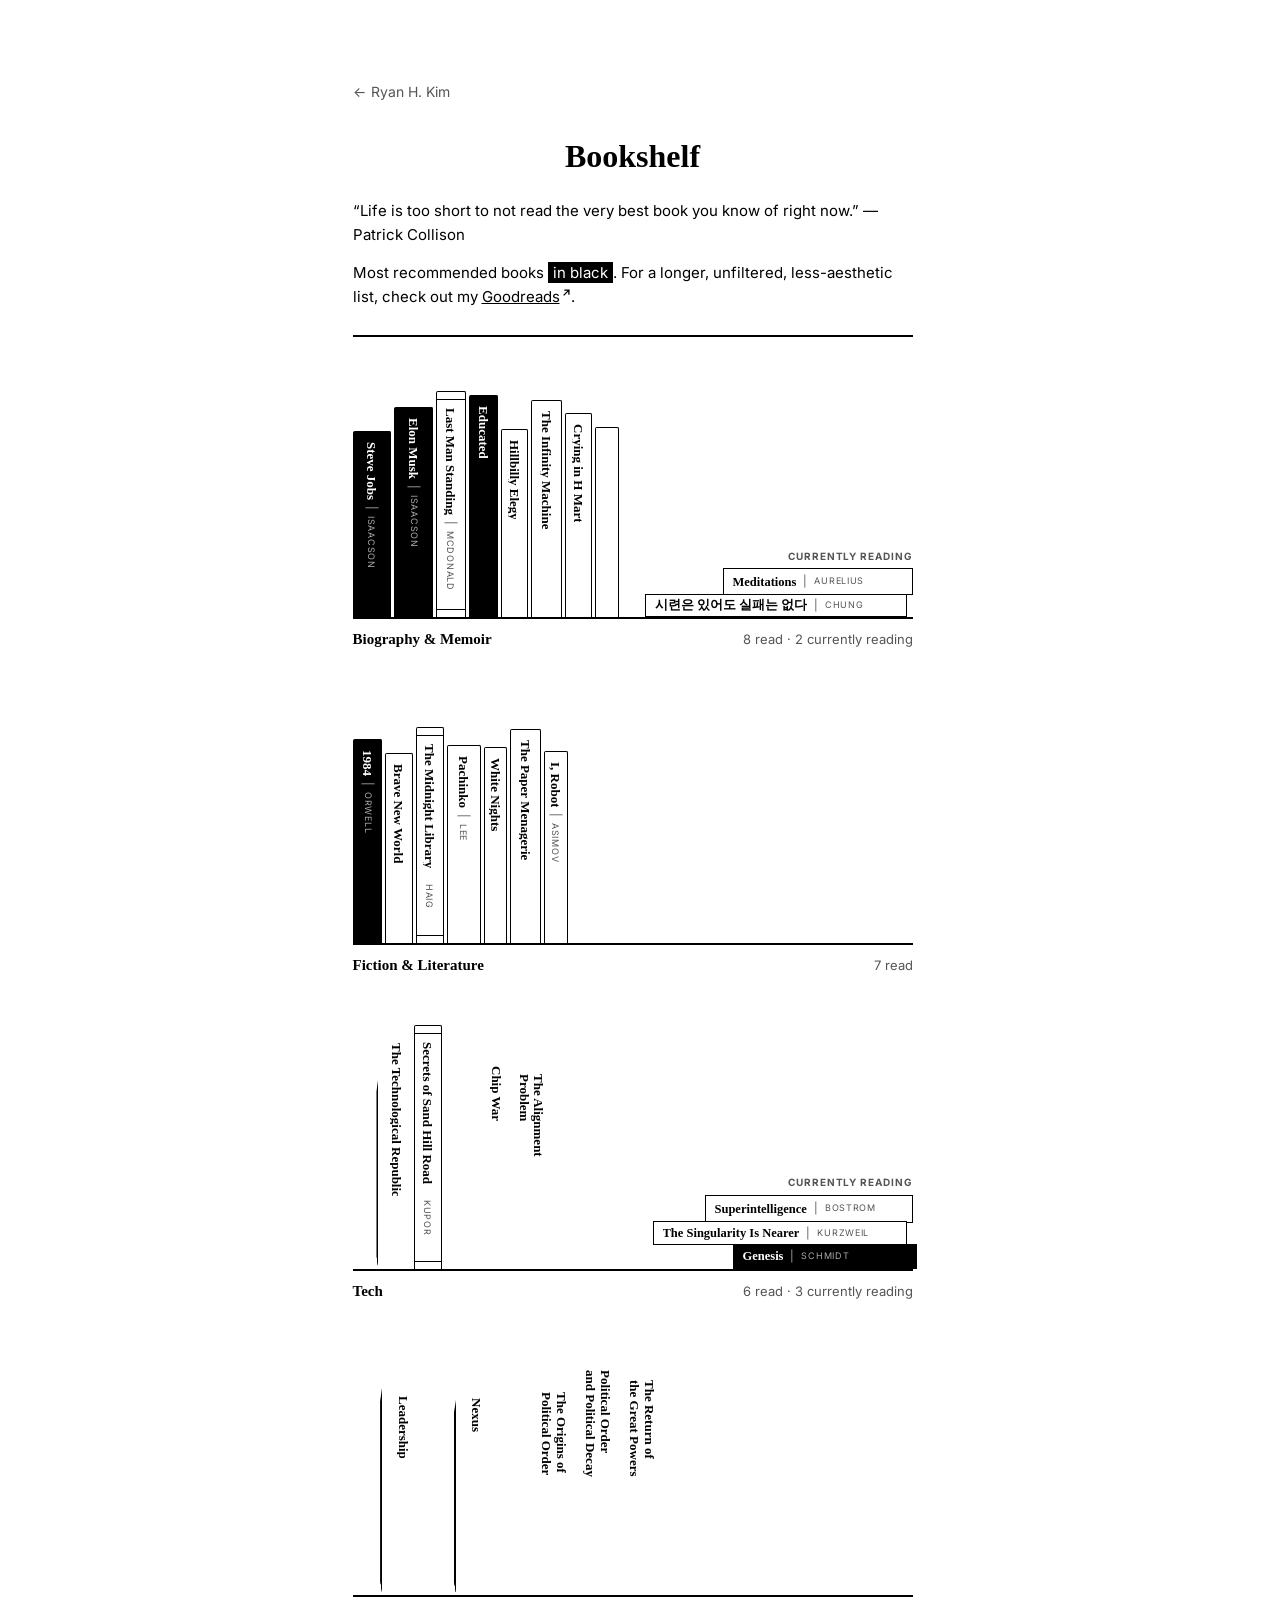
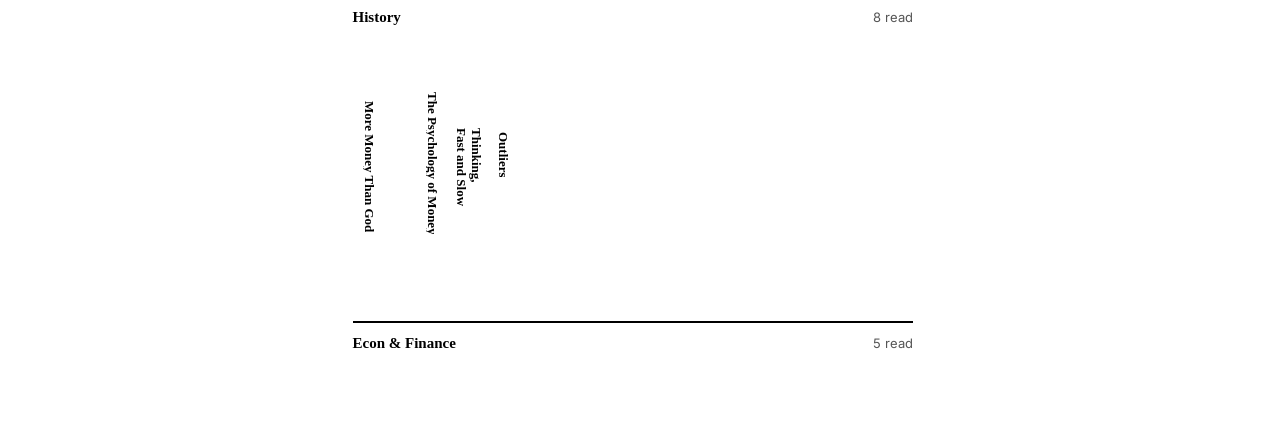
<file: public/bookshelf/index.html>
<!DOCTYPE html>
<html lang="en">
<head>
  <meta charset="UTF-8">
  <meta name="viewport" content="width=device-width, initial-scale=1.0">
  <title>Bookshelf — Ryan H. Kim</title>
  <meta name="description" content="Ryan H. Kim's bookshelf: the fiction, biographies, economics and finance, history, and technology books that shaped how he thinks.">
  <meta name="author" content="Ryan H. Kim">
  <link rel="canonical" href="https://ryanhwangkim.com/bookshelf/">

  <meta property="og:type" content="website">
  <meta property="og:title" content="Bookshelf — Ryan H. Kim">
  <meta property="og:description" content="The books that shaped how I think.">
  <meta property="og:url" content="https://ryanhwangkim.com/bookshelf/">

  <link rel="preconnect" href="https://fonts.googleapis.com">
  <link rel="preconnect" href="https://fonts.gstatic.com" crossorigin>
  <link href="https://fonts.googleapis.com/css2?family=Inter:wght@400;700&display=swap" rel="stylesheet">
  <link rel="stylesheet" href="/styles.css">
  <link rel="stylesheet" href="/pages.css">
  <link rel="stylesheet" href="/bookshelf/bookshelf.css">
</head>
<body>
  <div class="container">
    <a class="back-link" href="/"><span aria-hidden="true">&larr;</span> Ryan H. Kim</a>

    <header class="page-intro">
      <h1>Bookshelf</h1>
      <p>&ldquo;Life is too short to not read the very best book you know of right now.&rdquo; &mdash; Patrick Collison</p>
      <p>Most recommended books <span class="ink-key">in black</span>. For a longer, unfiltered, less-aesthetic list, check out my <a class="outbound-link" href="https://www.goodreads.com/user/show/90382592-ryan">Goodreads</a>.</p>
    </header>

    <hr>

    <main>
      <!-- To add a book: copy a spine <li> onto a shelf. Books I'm reading go in the shelf's "Currently reading" stack as flat <a class="flat"> books.
           data-tag is the book's category, shown as a #tag on its cover when it's opened.
           --w is a spine's thickness, --h its height; --t is a flat book's thickness; a stack's --pile is its widest book.
           A shelf whose books don't fit across pins in place and slides them sideways as you scroll. -->

      <section class="shelf" id="biography-memoir" aria-labelledby="biography-memoir-name">
        <div class="shelf-pin">
          <div class="shelf-row">
            <div class="shelf-scroll">
              <ul class="shelf-books">
                <li><a class="spine spine--ink" style="--w: 38px; --h: 186px" href="https://www.goodreads.com/search?q=Steve+Jobs+Walter+Isaacson" data-tag="biography" data-caption="Steve Jobs · Walter Isaacson"><span class="spine-title">Steve Jobs</span><span class="spine-sep" aria-hidden="true">|</span><span class="spine-author">Isaacson</span></a></li>
                <li><a class="spine spine--ink" style="--w: 39px; --h: 210px" href="https://www.goodreads.com/search?q=Elon+Musk+Walter+Isaacson" data-tag="biography" data-caption="Elon Musk · Walter Isaacson"><span class="spine-title">Elon Musk</span><span class="spine-sep" aria-hidden="true">|</span><span class="spine-author">Isaacson</span></a></li>
                <li><a class="spine spine--band" style="--w: 30px; --h: 226px" href="https://www.goodreads.com/search?q=Last+Man+Standing+Jamie+Dimon+Duff+McDonald" data-tag="biography" data-caption="Last Man Standing · Duff McDonald, on Jamie Dimon"><span class="spine-title">Last Man Standing</span><span class="spine-sep" aria-hidden="true">|</span><span class="spine-author">McDonald</span></a></li>
                <li><a class="spine spine--ink" style="--w: 29px; --h: 222px" href="https://www.goodreads.com/search?q=Educated+Tara+Westover" data-tag="biography" data-caption="Educated · Tara Westover"><span class="spine-title">Educated</span><span class="spine-sep" aria-hidden="true">|</span><span class="spine-author">Westover</span></a></li>
                <li><a class="spine" style="--w: 27px; --h: 188px" href="https://www.goodreads.com/search?q=Hillbilly+Elegy+J.D.+Vance" data-tag="biography" data-caption="Hillbilly Elegy · J.D. Vance"><span class="spine-title">Hillbilly Elegy</span><span class="spine-sep" aria-hidden="true">|</span><span class="spine-author">Vance</span></a></li>
                <li><a class="spine" style="--w: 31px; --h: 217px" href="https://www.goodreads.com/search?q=The+Infinity+Machine+Sebastian+Mallaby" data-tag="biography" data-caption="The Infinity Machine · Sebastian Mallaby"><span class="spine-title">The Infinity Machine</span><span class="spine-sep" aria-hidden="true">|</span><span class="spine-author">Mallaby</span></a></li>
                <li><a class="spine" style="--w: 27px; --h: 204px" href="https://www.goodreads.com/book/show/54814676" data-tag="biography" data-caption="Crying in H Mart · Michelle Zauner"><span class="spine-title">Crying in H Mart</span><span class="spine-sep" aria-hidden="true">|</span><span class="spine-author">Zauner</span></a></li>
                <li><a class="spine" style="--w: 24px; --h: 190px" href="https://www.goodreads.com/search?q=The+Prince+Niccol%C3%B2+Machiavelli" data-tag="biography" data-caption="The Prince · Niccolò Machiavelli"><span class="spine-title">The Prince</span><span class="spine-sep" aria-hidden="true">|</span><span class="spine-author">Machiavelli</span></a></li>
              </ul>
            </div>
            <div class="stack" style="--pile: 262px">
              <span class="stack-label">Currently reading</span>
              <a class="flat" style="--w: 190px; --t: 27px; --x: 0px" href="https://www.goodreads.com/book/show/30659" data-tag="biography" data-caption="Meditations · Marcus Aurelius"><span class="flat-title">Meditations</span><span class="flat-sep" aria-hidden="true">|</span><span class="flat-author">Aurelius</span></a>
              <a class="flat" style="--w: 262px; --t: 23px; --x: 6px" href="https://www.goodreads.com/book/show/7696236" data-tag="biography" data-caption="시련은 있어도 실패는 없다 · Chung Ju-yung"><span class="flat-title" lang="ko">시련은 있어도 실패는 없다</span><span class="flat-sep" aria-hidden="true">|</span><span class="flat-author">Chung</span></a>
            </div>
          </div>
          <div class="shelf-label">
            <h2 class="shelf-name" id="biography-memoir-name">Biography &amp; Memoir</h2>
            <p class="shelf-note"></p>
          </div>
        </div>
      </section>

      <section class="shelf" id="fiction" aria-labelledby="fiction-name">
        <div class="shelf-pin">
          <div class="shelf-row">
            <div class="shelf-scroll">
              <ul class="shelf-books">
                <li><a class="spine spine--ink" style="--w: 29px; --h: 204px" href="https://www.goodreads.com/search?q=1984+George+Orwell" data-tag="fiction" data-caption="1984 · George Orwell"><span class="spine-title">1984</span><span class="spine-sep" aria-hidden="true">|</span><span class="spine-author">Orwell</span></a></li>
                <li><a class="spine" style="--w: 28px; --h: 190px" href="https://www.goodreads.com/search?q=Brave+New+World+Aldous+Huxley" data-tag="fiction" data-caption="Brave New World · Aldous Huxley"><span class="spine-title">Brave New World</span><span class="spine-sep" aria-hidden="true">|</span><span class="spine-author">Huxley</span></a></li>
                <li><a class="spine spine--band" style="--w: 28px; --h: 216px" href="https://www.goodreads.com/search?q=The+Midnight+Library+Matt+Haig" data-tag="fiction" data-caption="The Midnight Library · Matt Haig"><span class="spine-title">The Midnight Library</span><span class="spine-sep" aria-hidden="true">|</span><span class="spine-author">Haig</span></a></li>
                <li><a class="spine" style="--w: 34px; --h: 198px" href="https://www.goodreads.com/search?q=Pachinko+Min+Jin+Lee" data-tag="fiction" data-caption="Pachinko · Min Jin Lee"><span class="spine-title">Pachinko</span><span class="spine-sep" aria-hidden="true">|</span><span class="spine-author">Lee</span></a></li>
                <li><a class="spine" style="--w: 23px; --h: 196px" href="https://www.goodreads.com/book/show/1772910" data-tag="fiction" data-caption="White Nights · Fyodor Dostoevsky"><span class="spine-title">White Nights</span><span class="spine-sep" aria-hidden="true">|</span><span class="spine-author">Dostoevsky</span></a></li>
                <li><a class="spine" style="--w: 31px; --h: 214px" href="https://www.goodreads.com/book/show/24885533" data-tag="fiction" data-caption="The Paper Menagerie and Other Stories · Ken Liu"><span class="spine-title">The Paper Menagerie</span><span class="spine-sep" aria-hidden="true">|</span><span class="spine-author">Liu</span></a></li>
                <li><a class="spine" style="--w: 24px; --h: 192px" href="https://www.goodreads.com/book/show/41804" data-tag="fiction" data-caption="I, Robot · Isaac Asimov"><span class="spine-title">I, Robot</span><span class="spine-sep" aria-hidden="true">|</span><span class="spine-author">Asimov</span></a></li>
              </ul>
            </div>
          </div>
          <div class="shelf-label">
            <h2 class="shelf-name" id="fiction-name">Fiction &amp; Literature</h2>
            <p class="shelf-note"></p>
          </div>
        </div>
      </section>

      <section class="shelf" id="tech" aria-labelledby="tech-name">
        <div class="shelf-pin">
          <div class="shelf-row">
            <div class="shelf-scroll">
              <ul class="shelf-books">
                <li><a class="spine spine--ink" style="--w: 26px; --h: 188px" href="https://www.goodreads.com/search?q=Zero+to+One+Peter+Thiel" data-tag="tech" data-caption="Zero to One · Peter Thiel"><span class="spine-title">Zero to One</span><span class="spine-sep" aria-hidden="true">|</span><span class="spine-author">Thiel</span></a></li>
                <li><a class="spine" style="--w: 29px; --h: 237px" href="https://www.goodreads.com/search?q=The+Technological+Republic+Alexander+Karp" data-tag="tech" data-caption="The Technological Republic · Alexander C. Karp &amp; Nicholas W. Zamiska"><span class="spine-title">The Technological Republic</span><span class="spine-sep" aria-hidden="true">|</span><span class="spine-author">Karp</span></a></li>
                <li><a class="spine spine--band" style="--w: 28px; --h: 244px" href="https://www.goodreads.com/search?q=Secrets+of+Sand+Hill+Road+Scott+Kupor" data-tag="tech" data-caption="Secrets of Sand Hill Road · Scott Kupor"><span class="spine-title">Secrets of Sand Hill Road</span><span class="spine-sep" aria-hidden="true">|</span><span class="spine-author">Kupor</span></a></li>
                <li><a class="spine" style="--w: 32px; --h: 222px" href="https://www.goodreads.com/book/show/218319936" data-tag="tech" data-caption="The Nvidia Way · Tae Kim"><span class="spine-title">The Nvidia Way</span><span class="spine-sep" aria-hidden="true">|</span><span class="spine-author">Kim</span></a></li>
                <li><a class="spine" style="--w: 33px; --h: 214px" href="https://www.goodreads.com/book/show/60321447" data-tag="tech" data-caption="Chip War · Chris Miller"><span class="spine-title">Chip War</span><span class="spine-sep" aria-hidden="true">|</span><span class="spine-author">Miller</span></a></li>
                <li><a class="spine spine--wrap" style="--w: 31px; --h: 206px" href="https://www.goodreads.com/book/show/50489349" data-tag="tech" data-caption="The Alignment Problem · Brian Christian"><span class="spine-title">The Alignment Problem</span><span class="spine-sep" aria-hidden="true">|</span><span class="spine-author">Christian</span></a></li>
              </ul>
            </div>
            <div class="stack" style="--pile: 254px">
              <span class="stack-label">Currently reading</span>
              <a class="flat" style="--w: 208px; --t: 28px; --x: 0px" href="https://www.goodreads.com/book/show/20527133" data-tag="tech" data-caption="Superintelligence · Nick Bostrom"><span class="flat-title">Superintelligence</span><span class="flat-sep" aria-hidden="true">|</span><span class="flat-author">Bostrom</span></a>
              <a class="flat" style="--w: 254px; --t: 24px; --x: 6px" href="https://www.goodreads.com/book/show/45024007" data-tag="tech" data-caption="The Singularity Is Nearer · Ray Kurzweil"><span class="flat-title">The Singularity Is Nearer</span><span class="flat-sep" aria-hidden="true">|</span><span class="flat-author">Kurzweil</span></a>
              <a class="flat flat--ink" style="--w: 184px; --t: 25px; --x: -4px" href="https://www.goodreads.com/book/show/205397633" data-tag="tech" data-caption="Genesis · Eric Schmidt, Henry Kissinger &amp; Craig Mundie"><span class="flat-title">Genesis</span><span class="flat-sep" aria-hidden="true">|</span><span class="flat-author">Schmidt</span></a>
            </div>
          </div>
          <div class="shelf-label">
            <h2 class="shelf-name" id="tech-name">Tech</h2>
            <p class="shelf-note"></p>
          </div>
        </div>
      </section>

      <section class="shelf" id="history" aria-labelledby="history-name">
        <div class="shelf-pin">
          <div class="shelf-row">
            <div class="shelf-scroll">
              <ul class="shelf-books">
                <li><a class="spine spine--ink" style="--w: 30px; --h: 206px" href="https://www.goodreads.com/search?q=On+Grand+Strategy+John+Lewis+Gaddis" data-tag="history" data-caption="On Grand Strategy · John Lewis Gaddis"><span class="spine-title">On Grand Strategy</span><span class="spine-sep" aria-hidden="true">|</span><span class="spine-author">Gaddis</span></a></li>
                <li><a class="spine" style="--w: 35px; --h: 210px" href="https://www.goodreads.com/search?q=Leadership+Six+Studies+in+World+Strategy+Henry+Kissinger" data-tag="history" data-caption="Leadership: Six Studies in World Strategy · Henry Kissinger"><span class="spine-title">Leadership</span><span class="spine-sep" aria-hidden="true">|</span><span class="spine-author">Kissinger</span></a></li>
                <li><a class="spine spine--ink" style="--w: 33px; --h: 194px" href="https://www.goodreads.com/search?q=Sapiens+Yuval+Noah+Harari" data-tag="history" data-caption="Sapiens · Yuval Noah Harari"><span class="spine-title">Sapiens</span><span class="spine-sep" aria-hidden="true">|</span><span class="spine-author">Harari</span></a></li>
                <li><a class="spine" style="--w: 33px; --h: 208px" href="https://www.goodreads.com/book/show/204927599" data-tag="history" data-caption="Nexus · Yuval Noah Harari"><span class="spine-title">Nexus</span><span class="spine-sep" aria-hidden="true">|</span><span class="spine-author">Harari</span></a></li>
                <li><a class="spine" style="--w: 34px; --h: 234px" href="https://www.goodreads.com/search?q=Guns+Germs+and+Steel+Jared+Diamond" data-tag="history" data-caption="Guns, Germs, and Steel · Jared Diamond"><span class="spine-title">Guns, Germs, and Steel</span><span class="spine-sep" aria-hidden="true">|</span><span class="spine-author">Diamond</span></a></li>
                <li><a class="spine spine--wrap" style="--w: 40px; --h: 214px" href="https://www.goodreads.com/book/show/9704856" data-tag="history" data-caption="The Origins of Political Order · Francis Fukuyama"><span class="spine-title">The Origins of Political Order</span><span class="spine-sep" aria-hidden="true">|</span><span class="spine-author">Fukuyama</span></a></li>
                <li><a class="spine spine--wrap" style="--w: 42px; --h: 236px" href="https://www.goodreads.com/book/show/20575435" data-tag="history" data-caption="Political Order and Political Decay · Francis Fukuyama"><span class="spine-title">Political Order and Political Decay</span><span class="spine-sep" aria-hidden="true">|</span><span class="spine-author">Fukuyama</span></a></li>
                <li><a class="spine spine--wrap" style="--w: 40px; --h: 226px" href="https://www.goodreads.com/book/show/242553456" data-tag="history" data-caption="The Return of the Great Powers · Brendan Simms"><span class="spine-title">The Return of the Great Powers</span><span class="spine-sep" aria-hidden="true">|</span><span class="spine-author">Simms</span></a></li>
              </ul>
            </div>
          </div>
          <div class="shelf-label">
            <h2 class="shelf-name" id="history-name">History</h2>
            <p class="shelf-note"></p>
          </div>
        </div>
      </section>

      <section class="shelf" id="econ-finance" aria-labelledby="econ-finance-name">
        <div class="shelf-pin">
          <div class="shelf-row">
            <div class="shelf-scroll">
              <ul class="shelf-books">
                <li><a class="spine" style="--w: 33px; --h: 231px" href="https://www.goodreads.com/search?q=More+Money+Than+God+Sebastian+Mallaby" data-tag="finance" data-caption="More Money Than God · Sebastian Mallaby"><span class="spine-title">More Money Than God</span><span class="spine-sep" aria-hidden="true">|</span><span class="spine-author">Mallaby</span></a></li>
                <li><a class="spine" style="--w: 28px; --h: 214px" href="https://www.goodreads.com/search?q=One+Up+on+Wall+Street+Peter+Lynch" data-tag="finance" data-caption="One Up on Wall Street · Peter Lynch"><span class="spine-title">One Up on Wall Street</span><span class="spine-sep" aria-hidden="true">|</span><span class="spine-author">Lynch</span></a></li>
                <li><a class="spine" style="--w: 26px; --h: 240px" href="https://www.goodreads.com/book/show/41881472" data-tag="finance" data-caption="The Psychology of Money · Morgan Housel"><span class="spine-title">The Psychology of Money</span><span class="spine-sep" aria-hidden="true">|</span><span class="spine-author">Housel</span></a></li>
                <li><a class="spine spine--wrap" style="--w: 38px; --h: 204px" href="https://www.goodreads.com/book/show/11468377" data-tag="finance" data-caption="Thinking, Fast and Slow · Daniel Kahneman"><span class="spine-title">Thinking, Fast and Slow</span><span class="spine-sep" aria-hidden="true">|</span><span class="spine-author">Kahneman</span></a></li>
                <li><a class="spine" style="--w: 27px; --h: 200px" href="https://www.goodreads.com/book/show/3228917" data-tag="finance" data-caption="Outliers · Malcolm Gladwell"><span class="spine-title">Outliers</span><span class="spine-sep" aria-hidden="true">|</span><span class="spine-author">Gladwell</span></a></li>
              </ul>
            </div>
          </div>
          <div class="shelf-label">
            <h2 class="shelf-name" id="econ-finance-name">Econ &amp; Finance</h2>
            <p class="shelf-note"></p>
          </div>
        </div>
      </section>
    </main>
  </div>

  <script src="/bookshelf/bookshelf.js"></script>
</body>
</html>
</file>
<file: styles.css>
* {
  margin: 0;
  padding: 0;
  box-sizing: border-box;
}

html {
  scrollbar-gutter: stable;
}

body {
  --link-arrow: #000;
  --link-arrow-hover: #444;
  font-family: 'Inter', sans-serif;
  font-size: 15px;
  line-height: 1.6;
  color: #000;
  background: #fff;
  -webkit-font-smoothing: antialiased;
}

.container {
  max-width: 600px;
  min-width: 320px;
  margin: 80px auto;
  padding: 0 20px;
}

/* Header */
h1 {
  font-family: 'Iowan Old Style', 'Palatino Linotype', 'Book Antiqua', Palatino, serif;
  font-weight: 700;
  font-size: 2rem;
  margin-bottom: 16px;
  text-align: center;
}

header p {
  margin-bottom: 14px;
}

header a {
  color: #000;
  text-decoration: underline;
}

/* A quiet outbound-link cue: monochrome at rest and directional on interaction. */
.outbound-link::after {
  content: "";
  display: inline-block;
  width: 0.5em;
  height: 0.5em;
  margin-left: 0.24em;
  position: relative;
  top: 0.04em;
  vertical-align: super;
  background-color: var(--link-arrow);
  -webkit-mask: url("arrow-up-right.svg") center / contain no-repeat;
  mask: url("arrow-up-right.svg") center / contain no-repeat;
  text-decoration: none;
  transform: translate(0, 0);
  transition-property: background-color, transform;
  transition-duration: 160ms;
  transition-timing-function: cubic-bezier(0.2, 0, 0, 1);
}

.outbound-link:hover::after,
.outbound-link:focus-visible::after {
  background-color: var(--link-arrow-hover);
  transform: translate(1px, -1px);
}

.outbound-link:focus-visible {
  outline: 2px solid color-mix(in srgb, var(--link-arrow-hover) 38%, transparent);
  outline-offset: 3px;
  border-radius: 1px;
}

@media (prefers-reduced-motion: reduce) {
  .outbound-link::after {
    transition-duration: 0ms;
  }
}

/* Internal-page cue: the sibling of .outbound-link, pointing across rather than out. */
.internal-link::after {
  content: "\2192";
  display: inline-block;
  margin-left: 0.3em;
  font-weight: 400;
  transition: transform 160ms cubic-bezier(0.2, 0, 0, 1);
}

.internal-link:hover::after,
.internal-link:focus-visible::after {
  transform: translateX(2px);
}

@media (prefers-reduced-motion: reduce) {
  .internal-link::after {
    transition-duration: 0ms;
  }
}

/* Navigation */
nav {
  display: flex;
  align-items: center;
  justify-content: space-between;
  margin-top: 10px;
}

.nav-tab {
  text-decoration: none;
  color: #aaa;
  font-family: 'Iowan Old Style', 'Palatino Linotype', 'Book Antiqua', Palatino, serif;
  font-size: 15px;
  cursor: pointer;
  transition: color 0.15s ease;
  white-space: nowrap;
}

.nav-tab:hover {
  color: #555;
}

.nav-tab.active {
  color: #000;
  font-weight: 700;
}

.chatbot-icon {
  width: 18px;
  height: 18px;
  opacity: 0.4;
  transition: opacity 0.15s ease;
}

.nav-icon:hover .chatbot-icon,
.nav-icon.active .chatbot-icon {
  opacity: 1;
}

hr {
  border: none;
  border-top: 2px solid #000;
  margin: 12px 0 24px;
}

/* Quote of the day: a quiet ruled note between the intro and the tabs */
/* 26px above (collapses with the paragraph's 14px) and 28px to the tabs (18px + nav's 10px).
   flow-root keeps the bottom margin inside the header so it can't collapse into the nav's. */
header {
  display: flow-root;
}

.quote {
  margin: 26px 0 18px;
  padding: 18px 0 6px;
  border-top: 1px solid rgba(0, 0, 0, 0.14);
  border-bottom: 1px solid rgba(0, 0, 0, 0.14);
}

.quote-head {
  display: flex;
  justify-content: space-between;
  align-items: baseline;
  gap: 16px;
  font-size: 11px;
  color: #555;
}

.quote-label {
  font-family: 'Iowan Old Style', 'Palatino Linotype', 'Book Antiqua', Palatino, serif;
  font-weight: 700;
  letter-spacing: 0.09em;
  text-transform: uppercase;
}

.quote-clock {
  letter-spacing: 0.04em;
  font-variant-numeric: tabular-nums;
  white-space: nowrap;
}

.quote-text {
  font-size: 15px;
  margin: 10px 0 0;
}

.quote-text [lang="ko"] {
  word-break: keep-all;
}

.quote-translation,
.quote-source {
  font-size: 14px;
  color: #444;
}

.quote-source {
  margin: 8px 0 0;
}

/* Matches the 44px row the design gave these links, so the spacing below holds */
.quote-actions {
  display: flex;
  justify-content: space-between;
  align-items: center;
  gap: 16px;
  min-height: 44px;
  margin-top: 6px;
  font-size: 12px;
  white-space: nowrap;
}

/* Small text links, with padding that widens the tap area without taking up space */
.quote-action {
  margin: -6px 0;
  padding: 6px 0;
  font: inherit;
  color: #000;
  opacity: 0.7;
  background: none;
  border: 0;
  text-decoration: none;
  cursor: pointer;
  transition: opacity 150ms ease;
}

.quote-action[hidden] {
  display: none;
}

/* "Another quote" leads with a small refresh circle that turns a half-step on hover */
.quote-shuffle {
  display: inline-flex;
  align-items: center;
  gap: 5px;
}

.quote-shuffle-icon {
  flex: none;
  transition: transform 320ms cubic-bezier(0.2, 0, 0, 1);
}

.quote-shuffle:hover .quote-shuffle-icon {
  transform: rotate(180deg);
}

@media (prefers-reduced-motion: reduce) {
  .quote-shuffle-icon {
    transition: none;
  }
}

.quote-action:hover,
.quote-action:focus-visible {
  opacity: 1;
  text-decoration: underline;
  text-underline-offset: 2px;
}

.quote-action:focus-visible {
  outline: 2px solid rgba(0, 0, 0, 0.38);
  outline-offset: 2px;
  border-radius: 2px;
}

/* Content sections */
.tab-content {
  display: none;
}

.tab-content.visible {
  display: block;
}

/* Scroll-driven sections (enabled by script.js): the intro and tabs stay pinned
   while scrolling the page steps through the sections underneath them. */
/* script.js owns the scroll position here; stop the browser nudging it on resize */
html:has(.scrolly-on) {
  overflow-anchor: none;
}

.home.scrolly-on {
  margin: 0 auto;
}

.scrolly-on .stage {
  position: sticky;
  top: calc(-1 * var(--pin-offset, 0px));
  display: flex;
  flex-direction: column;
  height: calc(100svh + var(--pin-offset, 0px));
  padding-top: clamp(40px, 9svh, 80px);
}

.scrolly-on .panel {
  --fade-top: 0px;
  --fade-bottom: 0px;
  position: relative;
  flex: 1 1 auto;
  min-height: 0;
  overflow: hidden;
  -webkit-mask-image: linear-gradient(to bottom, transparent, #000 var(--fade-top), #000 calc(100% - var(--fade-bottom)), transparent);
  mask-image: linear-gradient(to bottom, transparent, #000 var(--fade-top), #000 calc(100% - var(--fade-bottom)), transparent);
}

/* Soften the edges where a long section is cut off */
.scrolly-on .panel.has-above {
  --fade-top: 28px;
}

.scrolly-on .panel.has-more {
  --fade-bottom: 56px;
}

.scrolly-on .tab-content {
  position: absolute;
  inset: 0 0 auto;
  display: block;
  opacity: 0;
  visibility: hidden;
  translate: 0 10px;
  transition:
    opacity 120ms ease,
    translate 0s linear 120ms,
    visibility 0s linear 120ms;
}

.scrolly-on .tab-content.visible {
  opacity: 1;
  visibility: visible;
  translate: 0 0;
  transition:
    opacity 260ms ease 90ms,
    translate 360ms cubic-bezier(0.2, 0, 0, 1) 90ms;
}

/* The active tab fills its underline as you scroll through its section */
.scrolly-on .nav-tab {
  position: relative;
}

.scrolly-on .nav-tab::after {
  content: "";
  position: absolute;
  left: 0;
  right: 0;
  bottom: -4px;
  height: 1.5px;
  background: currentColor;
  transform: scaleX(var(--progress, 0));
  transform-origin: left;
}

.scroll-cue {
  display: none;
}

.scrolly-on .scroll-cue {
  display: block;
  flex: none;
  padding: 10px 0 18px;
  font-family: 'Iowan Old Style', 'Palatino Linotype', 'Book Antiqua', Palatino, serif;
  font-size: 13px;
  color: #999;
  text-align: center;
  transition: opacity 300ms ease;
}

.scroll-cue span {
  display: inline-block;
  animation: nudge 1.6s ease-in-out infinite;
}

.scroll-cue.is-hidden {
  opacity: 0;
}

@keyframes nudge {
  50% {
    transform: translateY(3px);
  }
}

@media (prefers-reduced-motion: reduce) {
  .scrolly-on .tab-content,
  .scrolly-on .tab-content.visible,
  .scrolly-on .scroll-cue {
    transition: none;
  }

  .scroll-cue span {
    animation: none;
  }
}

/* Entries */
.entry {
  margin-bottom: 20px;
}

.entry-header {
  display: flex;
  justify-content: space-between;
  align-items: baseline;
  gap: 16px;
}

.entry-title em {
  font-style: italic;
}

.entry-title a {
  color: #000;
  text-decoration: none;
}

.entry-title a:hover {
  text-decoration: underline;
}

.entry-date {
  font-size: 14px;
  white-space: nowrap;
  flex-shrink: 0;
}

.entry-detail {
  font-size: 14px;
  color: #444;
  margin-top: 2px;
}

.entry-note {
  font-weight: 700;
}

.subsection-title {
  font-size: 15px;
  font-weight: 400;
  text-decoration: underline;
  margin: 28px 0 16px;
}

.section-intro {
  font-size: 14px;
  color: #444;
  margin-bottom: 20px;
}

/* All-quotes drawer: "See all quotes" slides a quiet panel in from the right
   (quotes-drawer.js). A native <dialog> opened with showModal(); .is-open drives
   the enter/exit transition so the slide-out can finish before close(). */
html.quotes-drawer-locked {
  overflow: hidden; /* scrollbar-gutter: stable keeps the layout from shifting */
}

.quotes-drawer {
  --drawer-ease: cubic-bezier(0.2, 0, 0, 1);
  position: fixed;
  inset: 0 0 0 auto;
  width: min(420px, calc(100vw - 48px));
  height: auto;
  max-width: none;
  max-height: none;
  margin: 0;
  padding: 0;
  border: 0;
  border-left: 1px solid rgba(0, 0, 0, 0.14);
  background: #fff;
  color: #000;
  overflow: hidden;
  opacity: 0;
  transform: translateX(100%);
  transition:
    opacity 240ms ease,
    transform 300ms var(--drawer-ease);
}

.quotes-drawer.is-open {
  opacity: 1;
  transform: none;
}

/* Opened from a shared link, the panel itself takes focus; no ring around all of it */
.quotes-drawer:focus-visible {
  outline: none;
}

.quotes-drawer::backdrop {
  background: rgba(0, 0, 0, 0.14);
  opacity: 0;
  transition: opacity 240ms ease;
}

.quotes-drawer.is-open::backdrop {
  opacity: 1;
}

.quotes-drawer-inner {
  display: flex;
  flex-direction: column;
  height: 100%;
}

.quotes-drawer-head {
  display: flex;
  justify-content: space-between;
  align-items: baseline;
  gap: 16px;
  padding: 28px 24px 0;
}

.quotes-drawer-head h2 {
  font-family: 'Iowan Old Style', 'Palatino Linotype', 'Book Antiqua', Palatino, serif;
  font-weight: 700;
  font-size: 1.375rem;
  line-height: 1.3;
}

.quotes-drawer-count {
  margin-left: 4px;
  font-family: 'Inter', sans-serif;
  font-weight: 400;
  font-size: 12px;
  opacity: 0.7;
  font-variant-numeric: tabular-nums;
}

/* Small text button, with padding that widens the tap area without taking up space */
/* A 14px X with a 44px tap area; the negative margins keep it from growing the header */
.quotes-drawer-close {
  display: grid;
  place-items: center;
  align-self: center;
  margin: -15px -15px -15px 0;
  padding: 15px;
  color: #000;
  opacity: 0.7;
  background: none;
  border: 0;
  cursor: pointer;
  transition: opacity 150ms ease;
}

.quotes-drawer-close:hover,
.quotes-drawer-close:focus-visible {
  opacity: 1;
}

/* The list scrolls inside the drawer; the 2px rule echoes the homepage divider */
.quotes-drawer-list {
  flex: 1 1 auto;
  min-height: 0;
  margin-top: 16px;
  border-top: 2px solid #000;
  list-style: none;
  overflow-y: auto;
  overscroll-behavior: contain;
}

.quotes-drawer-list li + li {
  border-top: 1px solid rgba(0, 0, 0, 0.14);
}

.quotes-drawer-item {
  display: block;
  width: 100%;
  padding: 14px 24px;
  font: inherit;
  color: inherit;
  text-align: left;
  background: none;
  border: 0;
  cursor: pointer;
}

.quotes-drawer-text {
  display: block;
}

.quotes-drawer-text [lang="ko"] {
  word-break: keep-all;
}

/* Underline the quote on hover, like the site's text links */
.quotes-drawer-item:hover .quotes-drawer-text {
  text-decoration: underline;
  text-decoration-color: rgba(0, 0, 0, 0.38);
  text-underline-offset: 3px;
}

.quotes-drawer-item:focus-visible {
  outline: 2px solid rgba(0, 0, 0, 0.38);
  outline-offset: -4px;
}

.quotes-drawer-close:focus-visible {
  outline: 2px solid rgba(0, 0, 0, 0.38);
  outline-offset: -2px;
  border-radius: 2px;
}

.quotes-drawer-meta {
  display: flex;
  justify-content: space-between;
  align-items: baseline;
  gap: 4px 16px;
  margin-top: 2px;
}

.quotes-drawer-translation,
.quotes-drawer-who {
  font-size: 14px;
  color: #444;
}

.quotes-drawer-tag {
  flex: none;
  font-size: 12px;
  opacity: 0.7;
  white-space: nowrap;
}

.quotes-drawer-empty {
  padding: 14px 24px;
  font-size: 14px;
  color: #444;
}

@media (max-width: 480px) {
  .quotes-drawer {
    width: 100%;
    border-left: 0;
  }

  .quotes-drawer-head {
    padding-left: 20px;
    padding-right: 20px;
  }

  .quotes-drawer-item,
  .quotes-drawer-empty {
    padding-left: 20px;
    padding-right: 20px;
  }
}

@media (prefers-reduced-motion: reduce) {
  .quotes-drawer,
  .quotes-drawer::backdrop,
  .quotes-drawer-close {
    transition: none;
  }
}
</file>
<file: pages.css>
/* Shared chrome for the sub-pages, like the Bookshelf. Loaded after styles.css;
   each page adds its own stylesheet after this one. */

:root {
  --ink: #000;
  --muted: #555;
  --rule: rgba(0, 0, 0, 0.14);
  --paper: #f5f1e6;
  --paper-deep: #e6dfca;
  --tape: rgba(222, 205, 152, 0.62);
  --serif: 'Iowan Old Style', 'Palatino Linotype', 'Book Antiqua', Palatino, serif;
  --ease-out: cubic-bezier(0.2, 0, 0, 1);
}

/* Page chrome */
.back-link {
  display: inline-flex;
  align-items: baseline;
  gap: 0.4em;
  margin-bottom: 28px;
  font-size: 14px;
  color: var(--muted);
  text-decoration: none;
  transition: color 150ms ease;
}

.back-link:hover,
.back-link:focus-visible {
  color: var(--ink);
}

.back-link span {
  display: inline-block;
  transition: transform 160ms var(--ease-out);
}

.back-link:hover span {
  transform: translateX(-2px);
}

.page-intro p {
  margin-bottom: 14px;
}

.page-intro a {
  color: var(--ink);
}

.page-foot {
  margin-top: 56px;
  padding-top: 14px;
  border-top: 1px solid var(--rule);
  font-size: 14px;
  color: var(--muted);
}

.page-foot a {
  color: var(--ink);
  text-decoration: none;
}

.page-foot a:hover {
  text-decoration: underline;
}

@keyframes rise {
  from {
    opacity: 0;
    transform: translateY(8px);
  }
}

@media (prefers-reduced-motion: reduce) {
  .back-link span {
    transition-duration: 0ms;
  }
}
</file>
<file: bookshelf/bookshelf.css>
/* Bookshelf. Loaded after /pages.css. */

/* The intro's key to the black spines, set like one */
.ink-key {
  padding: 1px 5px;
  color: #fff;
  background: var(--ink);
}

.shelf {
  margin-top: 36px;
}

.shelf:first-of-type {
  margin-top: 8px;
}

/* One row per shelf: the standing books in a strip on the left and the pile on
   the right, both on a 2px rule the same weight as the page's divider. */
.shelf-row {
  display: flex;
  align-items: flex-end;
  gap: 12px;
  border-bottom: 2px solid var(--ink);
}

/* The standing books. When they don't all fit, bookshelf.js pins the shelf and
   slides this strip sideways as the page scrolls, the way the homepage steps
   through its sections, fading whichever edge has more books past it. */
.shelf-scroll {
  --fade-left: 0px;
  --fade-right: 0px;
  flex: 1 1 0;
  min-width: 0;
  overflow: hidden;
  -webkit-mask-image: linear-gradient(to right, transparent, #000 var(--fade-left), #000 calc(100% - var(--fade-right)), transparent);
  mask-image: linear-gradient(to right, transparent, #000 var(--fade-left), #000 calc(100% - var(--fade-right)), transparent);
}

.shelf-scroll.has-before {
  --fade-left: 28px;
}

.shelf-scroll.has-after {
  --fade-right: 40px;
}

.shelf-books {
  list-style: none;
  display: flex;
  align-items: flex-end;
  gap: 3px;
  width: max-content;
  height: 256px; /* the tallest spine, plus room to lift on hover */
}

.shelf-books > li {
  display: flex;
  align-items: flex-end;
}

.shelf.is-scrolling .shelf-pin {
  position: sticky;
  top: var(--stick, 16px);
}

.shelf.is-scrolling .shelf-books {
  will-change: transform;
}

.spine {
  writing-mode: vertical-rl;
  display: flex;
  justify-content: flex-start;
  align-items: center;
  gap: 6px;
  width: var(--w, 30px);
  height: var(--h, 170px);
  padding: 10px 0 8px;
  color: var(--ink);
  text-decoration: none;
  background: #fff;
  border: 1.5px solid var(--ink);
  border-bottom: 0;
  border-radius: 2px 2px 0 0;
  transition: transform 180ms var(--ease-out);
}

a.spine:hover,
a.spine:focus-visible,
span.spine:hover {
  transform: translateY(-8px);
}

a.spine:focus-visible,
a.flat:focus-visible {
  outline: 2px solid var(--ink);
  outline-offset: 2px;
}

.spine-title {
  min-width: 0;
  min-height: 0;
  overflow: hidden;
  text-overflow: ellipsis;
  white-space: nowrap;
  font-family: var(--serif);
  font-size: 13px;
  font-weight: 700;
  line-height: 1;
}

/* A long title runs onto a second line, as it would on a thick book */
.spine--wrap .spine-title {
  white-space: normal;
  text-wrap: balance;
  line-height: 1.15;
}

.spine-title:lang(ko),
.flat-title:lang(ko) {
  font-family: 'AppleMyungjo', 'Nanum Myeongjo', var(--serif);
}

.spine-author,
.flat-author {
  flex: none;
  font-size: 9px;
  letter-spacing: 0.08em;
  text-transform: uppercase;
  color: var(--muted);
}

.spine--ink {
  color: #fff;
  background: var(--ink);
}

/* A thin bar between title and author */
.spine-sep,
.flat-sep {
  flex: none;
  font-size: 11px;
  line-height: 1;
  color: var(--muted);
}

.spine--ink .spine-author,
.spine--ink .spine-sep,
.flat--ink .flat-author,
.flat--ink .flat-sep {
  color: #aaa;
}

/* Two thin bands near the top and bottom, like a cloth-bound spine */
.spine--band {
  padding: 16px 0 14px;
  background:
    linear-gradient(var(--ink), var(--ink)) 0 7px / 100% 1px no-repeat,
    linear-gradient(var(--ink), var(--ink)) 0 calc(100% - 7px) / 100% 1px no-repeat,
    #fff;
}

/* Currently reading: a small pile lying flat at the end of the shelf, as wide as
   its widest book (--pile); on a phone it narrows to leave the standing books room. */
.stack {
  flex: 0 1 var(--pile, 200px);
  min-width: 0;
  max-width: 56%;
  display: flex;
  flex-direction: column;
  align-items: flex-end;
}

.stack-label {
  margin-bottom: 6px;
  font-size: 10px;
  font-weight: 700;
  letter-spacing: 0.09em;
  text-transform: uppercase;
  color: var(--muted);
}

.flat {
  display: flex;
  align-items: center;
  justify-content: flex-start;
  gap: 7px;
  width: min(var(--w, 200px), 100%);
  height: var(--t, 24px);
  margin-top: -1.5px;
  margin-right: var(--x, 0px);
  padding: 0 9px;
  color: var(--ink);
  text-decoration: none;
  background: #fff;
  border: 1.5px solid var(--ink);
  transition: transform 180ms var(--ease-out);
}

.flat:hover,
.flat:focus-visible {
  transform: translateX(-6px);
}

.flat--ink {
  color: #fff;
  background: var(--ink);
}

.flat-title {
  min-width: 0;
  overflow: hidden;
  text-overflow: ellipsis;
  white-space: nowrap;
  font-family: var(--serif);
  font-size: 12.5px;
  font-weight: 700;
}

.shelf-label {
  display: flex;
  justify-content: space-between;
  align-items: baseline;
  gap: 16px;
  margin-top: 8px;
}

.shelf-name {
  flex: none;
  font-family: var(--serif);
  font-size: 15px;
  font-weight: 700;
}

.shelf-note {
  min-width: 0;
  overflow: hidden;
  text-overflow: ellipsis;
  white-space: nowrap;
  font-size: 13px;
  color: var(--muted);
}

/* On a phone, a long count wraps under itself instead of being cut off, and the
   pile drops its authors (tapping a book still names it) to keep titles whole. */
@media (max-width: 480px) {
  .shelf-note {
    white-space: normal;
    text-align: right;
  }

  .stack {
    max-width: 56%;
  }

  .flat-sep,
  .flat-author {
    display: none;
  }
}

/* ---------- Opening a book ----------
   Clicking a spine pulls the book off the shelf and turns it to face you, like
   Stripe Press. Each spine is the front of a 3D book; bookshelf.js adds a cover
   folded back along its right edge. Opening turns the book a quarter turn about
   that edge so the cover swings round to the front, while its slot widens from
   the spine's thickness (--book-w) to the cover's width (--cover-w, or the
   strip's width, --strip, if that's narrower) and the books beside it slide over. */
.shelf-books > li.has-cover {
  --turn-ease: cubic-bezier(0.65, 0, 0.25, 1);
  --open-w: min(var(--cover-w), var(--strip, var(--cover-w)));
  width: var(--book-w);
  perspective: 900px;
  transition: width 620ms var(--turn-ease);
}

.shelf-books > li.has-cover.is-open {
  width: var(--open-w);
}

.has-cover > .spine {
  position: relative;
  flex: none;
  transform-style: preserve-3d;
  transform-origin: 100% 50%;
}

/* Slow down only for the turn, so the hover lift stays quick */
.shelf-books > li.is-turning > .spine {
  transition: transform 620ms var(--turn-ease);
}

.shelf-books > li.is-open > .spine,
.shelf-books > li.is-open > .spine:hover {
  transform: translateX(calc(-1 * var(--book-w))) rotateY(-90deg);
  cursor: pointer;
}

.cover {
  position: absolute;
  top: -1.5px;
  left: 100%;
  writing-mode: horizontal-tb;
  display: flex;
  flex-direction: column;
  width: var(--open-w);
  height: calc(100% + 1.5px);
  padding: 18px 14px 14px;
  color: var(--ink);
  background: #fff;
  border: 1.5px solid var(--ink);
  border-bottom: 0;
  transform-origin: 0 50%;
  transform: rotateY(90deg);
}

/* The book's category, set small above the title like a series mark */
.cover-tag {
  margin-bottom: 8px;
  font-size: 10px;
  line-height: 1;
  letter-spacing: 0.04em;
  color: var(--muted);
}

.spine--ink .cover-tag {
  color: #aaa;
}

.cover-title {
  font-family: var(--serif);
  font-size: 17px;
  font-weight: 700;
  line-height: 1.2;
  overflow-wrap: anywhere;
}

.cover-title:lang(ko) {
  font-family: 'AppleMyungjo', 'Nanum Myeongjo', var(--serif);
  word-break: keep-all;
}

.cover-author {
  margin-top: auto;
  font-size: 9px;
  line-height: 1.5;
  letter-spacing: 0.08em;
  text-transform: uppercase;
  color: var(--muted);
}

.spine--ink .cover {
  color: #fff;
  background: var(--ink);
}

.spine--ink .cover-author {
  color: #aaa;
}

.spine--band .cover {
  padding: 26px 14px 22px;
  background:
    linear-gradient(var(--ink), var(--ink)) 0 9px / 100% 1px no-repeat,
    linear-gradient(var(--ink), var(--ink)) 0 calc(100% - 9px) / 100% 1px no-repeat,
    #fff;
}

/* Keep the strip's edge fades off an open cover */
.shelf-scroll:has(.is-open) {
  --fade-left: 0px;
  --fade-right: 0px;
}

/* While a book is open, the shelf label names it and links out */
.shelf-note a {
  color: var(--ink);
}

@media (prefers-reduced-motion: reduce) {
  .spine,
  .flat,
  .shelf-books > li.has-cover,
  .shelf-books > li.is-turning > .spine {
    transition-duration: 0ms;
  }
}
</file>
<file: public/styles.css>
* {
  margin: 0;
  padding: 0;
  box-sizing: border-box;
}

html {
  scrollbar-gutter: stable;
}

body {
  --link-arrow: #000;
  --link-arrow-hover: #444;
  font-family: 'Inter', sans-serif;
  font-size: 15px;
  line-height: 1.6;
  color: #000;
  background: #fff;
  -webkit-font-smoothing: antialiased;
}

.container {
  max-width: 600px;
  min-width: 320px;
  margin: 80px auto;
  padding: 0 20px;
}

/* Header */
h1 {
  font-family: 'Iowan Old Style', 'Palatino Linotype', 'Book Antiqua', Palatino, serif;
  font-weight: 700;
  font-size: 2rem;
  margin-bottom: 16px;
  text-align: center;
}

header p {
  margin-bottom: 14px;
}

header a {
  color: #000;
  text-decoration: underline;
}

/* A quiet outbound-link cue: monochrome at rest and directional on interaction. */
.outbound-link::after {
  content: "";
  display: inline-block;
  width: 0.5em;
  height: 0.5em;
  margin-left: 0.24em;
  position: relative;
  top: 0.04em;
  vertical-align: super;
  background-color: var(--link-arrow);
  -webkit-mask: url("arrow-up-right.svg") center / contain no-repeat;
  mask: url("arrow-up-right.svg") center / contain no-repeat;
  text-decoration: none;
  transform: translate(0, 0);
  transition-property: background-color, transform;
  transition-duration: 160ms;
  transition-timing-function: cubic-bezier(0.2, 0, 0, 1);
}

.outbound-link:hover::after,
.outbound-link:focus-visible::after {
  background-color: var(--link-arrow-hover);
  transform: translate(1px, -1px);
}

.outbound-link:focus-visible {
  outline: 2px solid color-mix(in srgb, var(--link-arrow-hover) 38%, transparent);
  outline-offset: 3px;
  border-radius: 1px;
}

@media (prefers-reduced-motion: reduce) {
  .outbound-link::after {
    transition-duration: 0ms;
  }
}

/* Internal-page cue: the sibling of .outbound-link, pointing across rather than out. */
.internal-link::after {
  content: "\2192";
  display: inline-block;
  margin-left: 0.3em;
  font-weight: 400;
  transition: transform 160ms cubic-bezier(0.2, 0, 0, 1);
}

.internal-link:hover::after,
.internal-link:focus-visible::after {
  transform: translateX(2px);
}

@media (prefers-reduced-motion: reduce) {
  .internal-link::after {
    transition-duration: 0ms;
  }
}

/* Navigation */
nav {
  display: flex;
  align-items: center;
  justify-content: space-between;
  margin-top: 10px;
}

.nav-tab {
  text-decoration: none;
  color: #aaa;
  font-family: 'Iowan Old Style', 'Palatino Linotype', 'Book Antiqua', Palatino, serif;
  font-size: 15px;
  cursor: pointer;
  transition: color 0.15s ease;
  white-space: nowrap;
}

.nav-tab:hover {
  color: #555;
}

.nav-tab.active {
  color: #000;
  font-weight: 700;
}

.chatbot-icon {
  width: 18px;
  height: 18px;
  opacity: 0.4;
  transition: opacity 0.15s ease;
}

.nav-icon:hover .chatbot-icon,
.nav-icon.active .chatbot-icon {
  opacity: 1;
}

hr {
  border: none;
  border-top: 2px solid #000;
  margin: 12px 0 24px;
}

/* Quote of the day: a quiet ruled note between the intro and the tabs */
/* 26px above (collapses with the paragraph's 14px) and 28px to the tabs (18px + nav's 10px).
   flow-root keeps the bottom margin inside the header so it can't collapse into the nav's. */
header {
  display: flow-root;
}

.quote {
  margin: 26px 0 18px;
  padding: 18px 0 6px;
  border-top: 1px solid rgba(0, 0, 0, 0.14);
  border-bottom: 1px solid rgba(0, 0, 0, 0.14);
}

.quote-head {
  display: flex;
  justify-content: space-between;
  align-items: baseline;
  gap: 16px;
  font-size: 11px;
  color: #555;
}

.quote-label {
  font-family: 'Iowan Old Style', 'Palatino Linotype', 'Book Antiqua', Palatino, serif;
  font-weight: 700;
  letter-spacing: 0.09em;
  text-transform: uppercase;
}

.quote-clock {
  letter-spacing: 0.04em;
  font-variant-numeric: tabular-nums;
  white-space: nowrap;
}

.quote-text {
  font-size: 15px;
  margin: 10px 0 0;
}

.quote-text [lang="ko"] {
  word-break: keep-all;
}

.quote-translation,
.quote-source {
  font-size: 14px;
  color: #444;
}

.quote-source {
  margin: 8px 0 0;
}

/* Matches the 44px row the design gave these links, so the spacing below holds */
.quote-actions {
  display: flex;
  justify-content: space-between;
  align-items: center;
  gap: 16px;
  min-height: 44px;
  margin-top: 6px;
  font-size: 12px;
  white-space: nowrap;
}

/* Small text links, with padding that widens the tap area without taking up space */
.quote-action {
  margin: -6px 0;
  padding: 6px 0;
  font: inherit;
  color: #000;
  opacity: 0.7;
  background: none;
  border: 0;
  text-decoration: none;
  cursor: pointer;
  transition: opacity 150ms ease;
}

.quote-action[hidden] {
  display: none;
}

/* "Another quote" leads with a small refresh circle that turns a half-step on hover */
.quote-shuffle {
  display: inline-flex;
  align-items: center;
  gap: 5px;
}

.quote-shuffle-icon {
  flex: none;
  transition: transform 320ms cubic-bezier(0.2, 0, 0, 1);
}

.quote-shuffle:hover .quote-shuffle-icon {
  transform: rotate(180deg);
}

@media (prefers-reduced-motion: reduce) {
  .quote-shuffle-icon {
    transition: none;
  }
}

.quote-action:hover,
.quote-action:focus-visible {
  opacity: 1;
  text-decoration: underline;
  text-underline-offset: 2px;
}

.quote-action:focus-visible {
  outline: 2px solid rgba(0, 0, 0, 0.38);
  outline-offset: 2px;
  border-radius: 2px;
}

/* Content sections */
.tab-content {
  display: none;
}

.tab-content.visible {
  display: block;
}

/* Scroll-driven sections (enabled by script.js): the intro and tabs stay pinned
   while scrolling the page steps through the sections underneath them. */
/* script.js owns the scroll position here; stop the browser nudging it on resize */
html:has(.scrolly-on) {
  overflow-anchor: none;
}

.home.scrolly-on {
  margin: 0 auto;
}

.scrolly-on .stage {
  position: sticky;
  top: calc(-1 * var(--pin-offset, 0px));
  display: flex;
  flex-direction: column;
  height: calc(100svh + var(--pin-offset, 0px));
  padding-top: clamp(40px, 9svh, 80px);
}

.scrolly-on .panel {
  --fade-top: 0px;
  --fade-bottom: 0px;
  position: relative;
  flex: 1 1 auto;
  min-height: 0;
  overflow: hidden;
  -webkit-mask-image: linear-gradient(to bottom, transparent, #000 var(--fade-top), #000 calc(100% - var(--fade-bottom)), transparent);
  mask-image: linear-gradient(to bottom, transparent, #000 var(--fade-top), #000 calc(100% - var(--fade-bottom)), transparent);
}

/* Soften the edges where a long section is cut off */
.scrolly-on .panel.has-above {
  --fade-top: 28px;
}

.scrolly-on .panel.has-more {
  --fade-bottom: 56px;
}

.scrolly-on .tab-content {
  position: absolute;
  inset: 0 0 auto;
  display: block;
  opacity: 0;
  visibility: hidden;
  translate: 0 10px;
  transition:
    opacity 120ms ease,
    translate 0s linear 120ms,
    visibility 0s linear 120ms;
}

.scrolly-on .tab-content.visible {
  opacity: 1;
  visibility: visible;
  translate: 0 0;
  transition:
    opacity 260ms ease 90ms,
    translate 360ms cubic-bezier(0.2, 0, 0, 1) 90ms;
}

/* The active tab fills its underline as you scroll through its section */
.scrolly-on .nav-tab {
  position: relative;
}

.scrolly-on .nav-tab::after {
  content: "";
  position: absolute;
  left: 0;
  right: 0;
  bottom: -4px;
  height: 1.5px;
  background: currentColor;
  transform: scaleX(var(--progress, 0));
  transform-origin: left;
}

.scroll-cue {
  display: none;
}

.scrolly-on .scroll-cue {
  display: block;
  flex: none;
  padding: 10px 0 18px;
  font-family: 'Iowan Old Style', 'Palatino Linotype', 'Book Antiqua', Palatino, serif;
  font-size: 13px;
  color: #999;
  text-align: center;
  transition: opacity 300ms ease;
}

.scroll-cue span {
  display: inline-block;
  animation: nudge 1.6s ease-in-out infinite;
}

.scroll-cue.is-hidden {
  opacity: 0;
}

@keyframes nudge {
  50% {
    transform: translateY(3px);
  }
}

@media (prefers-reduced-motion: reduce) {
  .scrolly-on .tab-content,
  .scrolly-on .tab-content.visible,
  .scrolly-on .scroll-cue {
    transition: none;
  }

  .scroll-cue span {
    animation: none;
  }
}

/* Entries */
.entry {
  margin-bottom: 20px;
}

.entry-header {
  display: flex;
  justify-content: space-between;
  align-items: baseline;
  gap: 16px;
}

.entry-title em {
  font-style: italic;
}

.entry-title a {
  color: #000;
  text-decoration: none;
}

.entry-title a:hover {
  text-decoration: underline;
}

.entry-date {
  font-size: 14px;
  white-space: nowrap;
  flex-shrink: 0;
}

.entry-detail {
  font-size: 14px;
  color: #444;
  margin-top: 2px;
}

.entry-detail a {
  color: #000;
  text-decoration: underline;
}

.entry-subdetail {
  font-size: 12px;
  font-style: italic;
  color: #444;
  margin-top: 2px;
}

.subsection-title {
  font-size: 15px;
  font-weight: 400;
  text-decoration: underline;
  margin: 28px 0 16px;
}

.section-intro {
  font-size: 14px;
  color: #444;
  margin-bottom: 20px;
}

/* All-quotes drawer: "See all quotes" slides a quiet panel in from the right
   (quotes-drawer.js). A native <dialog> opened with showModal(); .is-open drives
   the enter/exit transition so the slide-out can finish before close(). */
html.quotes-drawer-locked {
  overflow: hidden; /* scrollbar-gutter: stable keeps the layout from shifting */
}

.quotes-drawer {
  --drawer-ease: cubic-bezier(0.2, 0, 0, 1);
  position: fixed;
  inset: 0 0 0 auto;
  width: min(420px, calc(100vw - 48px));
  height: auto;
  max-width: none;
  max-height: none;
  margin: 0;
  padding: 0;
  border: 0;
  border-left: 1px solid rgba(0, 0, 0, 0.14);
  background: #fff;
  color: #000;
  overflow: hidden;
  opacity: 0;
  transform: translateX(100%);
  transition:
    opacity 240ms ease,
    transform 300ms var(--drawer-ease);
}

.quotes-drawer.is-open {
  opacity: 1;
  transform: none;
}

/* Opened from a shared link, the panel itself takes focus; no ring around all of it */
.quotes-drawer:focus-visible {
  outline: none;
}

.quotes-drawer::backdrop {
  background: rgba(0, 0, 0, 0.14);
  opacity: 0;
  transition: opacity 240ms ease;
}

.quotes-drawer.is-open::backdrop {
  opacity: 1;
}

.quotes-drawer-inner {
  display: flex;
  flex-direction: column;
  height: 100%;
}

.quotes-drawer-head {
  display: flex;
  justify-content: space-between;
  align-items: baseline;
  gap: 16px;
  padding: 28px 24px 0;
}

.quotes-drawer-head h2 {
  font-family: 'Iowan Old Style', 'Palatino Linotype', 'Book Antiqua', Palatino, serif;
  font-weight: 700;
  font-size: 1.375rem;
  line-height: 1.3;
}

.quotes-drawer-count {
  margin-left: 4px;
  font-family: 'Inter', sans-serif;
  font-weight: 400;
  font-size: 12px;
  opacity: 0.7;
  font-variant-numeric: tabular-nums;
}

/* Small text button, with padding that widens the tap area without taking up space */
/* A 14px X with a 44px tap area; the negative margins keep it from growing the header */
.quotes-drawer-close {
  display: grid;
  place-items: center;
  align-self: center;
  margin: -15px -15px -15px 0;
  padding: 15px;
  color: #000;
  opacity: 0.7;
  background: none;
  border: 0;
  cursor: pointer;
  transition: opacity 150ms ease;
}

.quotes-drawer-close:hover,
.quotes-drawer-close:focus-visible {
  opacity: 1;
}

/* The list scrolls inside the drawer; the 2px rule echoes the homepage divider */
.quotes-drawer-list {
  flex: 1 1 auto;
  min-height: 0;
  margin-top: 16px;
  border-top: 2px solid #000;
  list-style: none;
  overflow-y: auto;
  overscroll-behavior: contain;
}

.quotes-drawer-list li + li {
  border-top: 1px solid rgba(0, 0, 0, 0.14);
}

.quotes-drawer-item {
  display: block;
  width: 100%;
  padding: 14px 24px;
  font: inherit;
  color: inherit;
  text-align: left;
  background: none;
  border: 0;
  cursor: pointer;
}

.quotes-drawer-text {
  display: block;
}

.quotes-drawer-text [lang="ko"] {
  word-break: keep-all;
}

/* Underline the quote on hover, like the site's text links */
.quotes-drawer-item:hover .quotes-drawer-text {
  text-decoration: underline;
  text-decoration-color: rgba(0, 0, 0, 0.38);
  text-underline-offset: 3px;
}

.quotes-drawer-item:focus-visible {
  outline: 2px solid rgba(0, 0, 0, 0.38);
  outline-offset: -4px;
}

.quotes-drawer-close:focus-visible {
  outline: 2px solid rgba(0, 0, 0, 0.38);
  outline-offset: -2px;
  border-radius: 2px;
}

.quotes-drawer-meta {
  display: flex;
  justify-content: space-between;
  align-items: baseline;
  gap: 4px 16px;
  margin-top: 2px;
}

.quotes-drawer-translation,
.quotes-drawer-who {
  font-size: 14px;
  color: #444;
}

.quotes-drawer-tag {
  flex: none;
  font-size: 12px;
  opacity: 0.7;
  white-space: nowrap;
}

.quotes-drawer-empty {
  padding: 14px 24px;
  font-size: 14px;
  color: #444;
}

@media (max-width: 480px) {
  .quotes-drawer {
    width: 100%;
    border-left: 0;
  }

  .quotes-drawer-head {
    padding-left: 20px;
    padding-right: 20px;
  }

  .quotes-drawer-item,
  .quotes-drawer-empty {
    padding-left: 20px;
    padding-right: 20px;
  }
}

@media (prefers-reduced-motion: reduce) {
  .quotes-drawer,
  .quotes-drawer::backdrop,
  .quotes-drawer-close {
    transition: none;
  }
}
</file>
